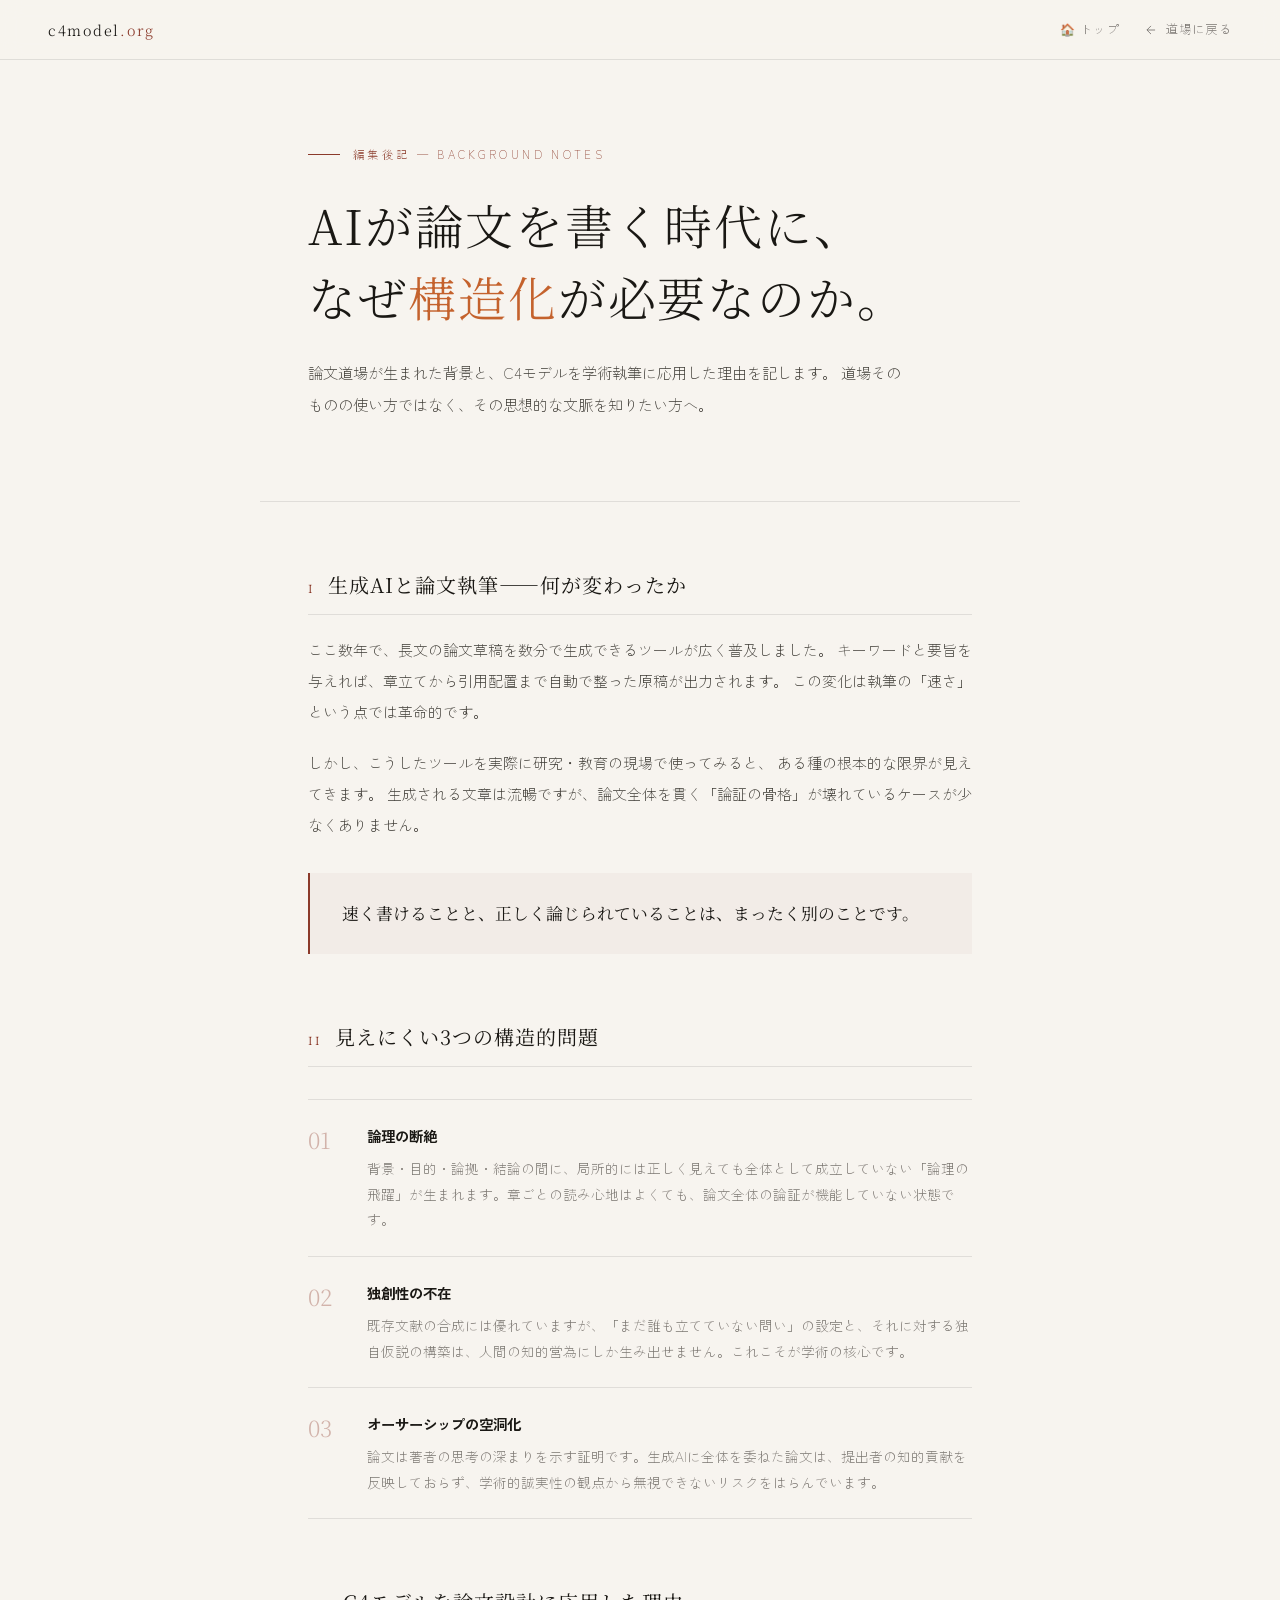
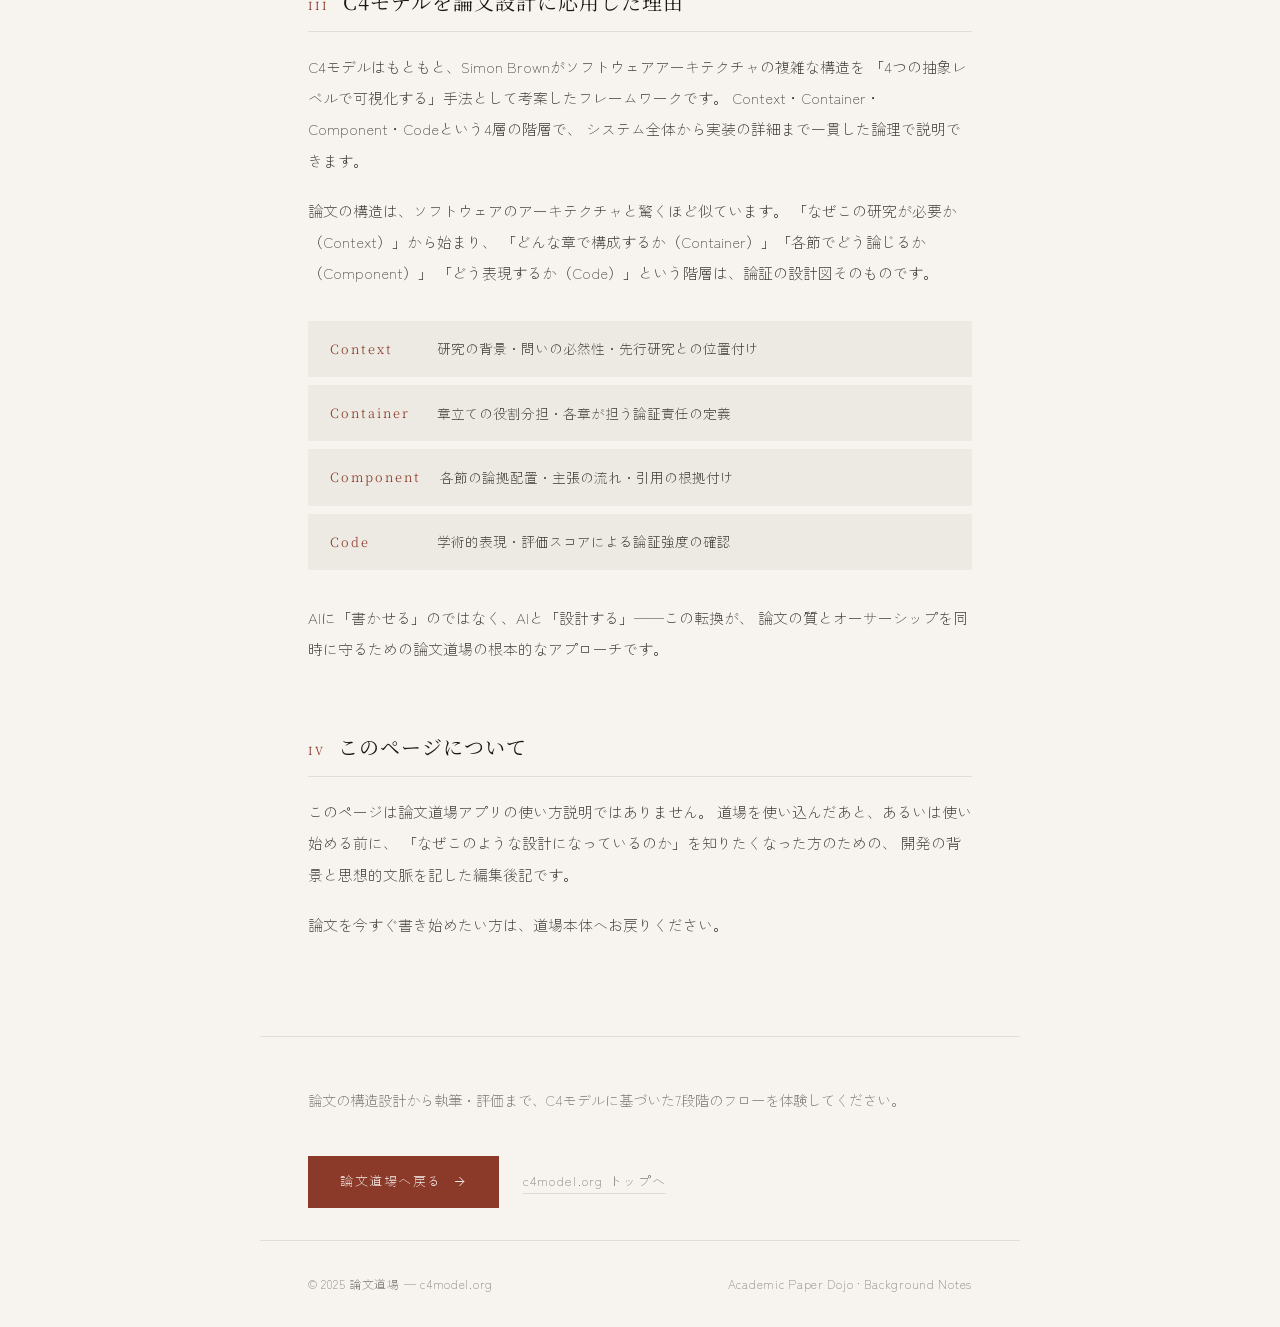
<file: dojo-background.html>
<!DOCTYPE html>
<html lang="ja">
<head>
<meta charset="UTF-8">
<meta name="viewport" content="width=device-width, initial-scale=1.0">
<meta name="description" content="論文道場が生まれた背景——AI生成論文の時代に、なぜ「構造化」が必要なのか。">
<title>論文道場 — 編集後記・背景 | c4model.org</title>
<link rel="preconnect" href="https://fonts.googleapis.com">
<link href="https://fonts.googleapis.com/css2?family=Noto+Serif+JP:wght@300;400;600&family=Zen+Kaku+Gothic+New:wght@300;400;700&display=swap" rel="stylesheet">
<style>
*, *::before, *::after { box-sizing: border-box; margin: 0; padding: 0; }
:root {
  --ink:    #1a1814;
  --ink2:   #3d3a34;
  --ink3:   #7a7570;
  --paper:  #f7f4ef;
  --paper2: #edeae3;
  --accent: #8b3a2a;
  --acc2:   #c4622d;
  --line:   rgba(26,24,20,0.1);
  --serif:  'Noto Serif JP', serif;
  --sans:   'Zen Kaku Gothic New', sans-serif;
}
html { scroll-behavior: smooth; }
body {
  background: var(--paper);
  color: var(--ink);
  font-family: var(--sans);
  font-weight: 300;
  line-height: 1.9;
  overflow-x: hidden;
}

/* ── breadcrumb nav ── */
.topbar {
  position: fixed; top: 0; left: 0; right: 0; z-index: 100;
  display: flex; align-items: center; justify-content: space-between;
  padding: 1rem 3rem;
  background: rgba(247,244,239,0.94);
  backdrop-filter: blur(10px);
  border-bottom: 0.5px solid var(--line);
}
.topbar-logo {
  font-family: var(--serif); font-size: 0.9rem; letter-spacing: 0.12em;
  color: var(--ink); text-decoration: none;
}
.topbar-logo span { color: var(--accent); }
.back-link {
  display: inline-flex; align-items: center; gap: 0.5rem;
  font-size: 0.78rem; letter-spacing: 0.1em; color: var(--ink3);
  text-decoration: none; transition: color 0.2s;
}
.back-link:hover { color: var(--accent); }
.back-link svg { width: 14px; height: 14px; }

/* ── masthead ── */
.masthead {
  padding: 9rem 3rem 5rem;
  max-width: 760px; margin: 0 auto;
  border-bottom: 0.5px solid var(--line);
}
.masthead-tag {
  font-size: 0.7rem; letter-spacing: 0.3em; color: var(--accent);
  text-transform: uppercase; margin-bottom: 1.5rem;
  display: flex; align-items: center; gap: 0.8rem;
}
.masthead-tag::before { content:''; width:2rem; height:1px; background:var(--accent); }
.masthead h1 {
  font-family: var(--serif);
  font-size: clamp(1.8rem, 4vw, 3rem);
  font-weight: 300; line-height: 1.5;
  margin-bottom: 1.5rem; letter-spacing: 0.04em;
}
.masthead h1 em { font-style: normal; color: var(--acc2); }
.masthead .lead {
  font-size: 0.95rem; color: var(--ink2); line-height: 2.1; max-width: 600px;
}

/* ── article body ── */
.article {
  max-width: 760px; margin: 0 auto;
  padding: 4rem 3rem 2rem;
}
.article section { margin-bottom: 4rem; }
.article h2 {
  font-family: var(--serif);
  font-size: 1.25rem; font-weight: 400;
  margin-bottom: 1.2rem;
  padding-bottom: 0.6rem;
  border-bottom: 0.5px solid var(--line);
  letter-spacing: 0.05em;
}
.article h2 .num {
  font-size: 0.7rem; letter-spacing: 0.2em; color: var(--accent);
  margin-right: 0.8rem; text-transform: uppercase;
}
.article p {
  font-size: 0.93rem; color: var(--ink2);
  line-height: 2.1; margin-bottom: 1.2rem;
}
.article p:last-child { margin-bottom: 0; }

/* ── pull quote ── */
.pullquote {
  border-left: 2px solid var(--accent);
  padding: 1.5rem 2rem;
  margin: 2rem 0;
  background: rgba(139,58,42,0.04);
}
.pullquote p {
  font-family: var(--serif); font-size: 1.05rem;
  font-weight: 400; line-height: 2; color: var(--ink);
  margin: 0;
}

/* ── 3 problems ── */
.problems { margin: 2rem 0; }
.problem-item {
  display: grid; grid-template-columns: 2.5rem 1fr;
  gap: 0 1.2rem; align-items: start;
  padding: 1.4rem 0;
  border-bottom: 0.5px solid var(--line);
}
.problem-item:first-child { border-top: 0.5px solid var(--line); }
.problem-num {
  font-family: var(--serif); font-size: 1.4rem;
  color: rgba(139,58,42,0.35); line-height: 1.6;
}
.problem-item h3 {
  font-size: 0.9rem; font-weight: 700;
  margin-bottom: 0.4rem; color: var(--ink);
}
.problem-item p { font-size: 0.85rem; color: var(--ink3); margin: 0; line-height: 1.9; }

/* ── C4 ladder ── */
.c4-ladder { margin: 2rem 0; }
.c4-row {
  display: flex; align-items: center; gap: 1.2rem;
  padding: 1rem 1.2rem;
  margin-bottom: 0.5rem;
  background: var(--paper2);
  border-left: 3px solid transparent;
  transition: border-color 0.2s, background 0.2s;
}
.c4-row:hover { border-color: var(--accent); background: rgba(139,58,42,0.05); }
.c4-label {
  font-family: var(--serif); font-size: 0.8rem;
  letter-spacing: 0.15em; color: var(--accent);
  min-width: 5.5rem;
}
.c4-desc { font-size: 0.85rem; color: var(--ink2); line-height: 1.7; }

/* ── closer + CTA ── */
.closer {
  max-width: 760px; margin: 0 auto;
  padding: 3rem 3rem 2rem;
  border-top: 0.5px solid var(--line);
}
.closer p {
  font-size: 0.9rem; color: var(--ink3); line-height: 2.1;
  margin-bottom: 2.5rem;
}
.cta-row {
  display: flex; align-items: center; gap: 1.5rem;
  flex-wrap: wrap;
}
.cta-primary {
  display: inline-flex; align-items: center; gap: 0.6rem;
  font-family: var(--sans); font-size: 0.82rem; letter-spacing: 0.12em;
  color: var(--paper); background: var(--accent);
  padding: 0.85rem 2rem; text-decoration: none;
  transition: background 0.2s;
}
.cta-primary:hover { background: var(--acc2); }
.cta-primary svg { width:15px; height:15px; }
.cta-secondary {
  font-size: 0.8rem; letter-spacing: 0.1em;
  color: var(--ink3); text-decoration: none;
  border-bottom: 1px solid var(--line);
  transition: color 0.2s, border-color 0.2s;
}
.cta-secondary:hover { color: var(--accent); border-color: var(--accent); }

/* ── footer ── */
footer {
  max-width: 760px; margin: 0 auto;
  padding: 2rem 3rem;
  display: flex; justify-content: space-between; align-items: center;
  border-top: 0.5px solid var(--line);
  font-size: 0.75rem; color: var(--ink3); letter-spacing: 0.06em;
  flex-wrap: wrap; gap: 0.5rem;
}

/* ── reveal ── */
.reveal { opacity:0; transform:translateY(18px); transition: opacity .65s ease, transform .65s ease; }
.reveal.on { opacity:1; transform:none; }

@media(max-width:640px){
  .topbar { padding: 0.9rem 1.2rem; }
  .masthead { padding: 7rem 1.5rem 3rem; }
  .article { padding: 3rem 1.5rem 1rem; }
  .closer { padding: 2rem 1.5rem; }
  footer { padding: 1.5rem; }
  .problem-item { grid-template-columns: 2rem 1fr; }
}
</style>
</head>
<body>

<!-- topbar -->
<div class="topbar">
  <a class="topbar-logo" href="index.html">c4model<span>.org</span></a>
  <div style="display:flex;gap:1.5rem;align-items:center;">
    <a class="back-link" href="index.html" style="font-size:0.75rem;color:var(--ink3);text-decoration:none;">🏠 トップ</a>
    <a class="back-link" href="dojo.html">
      <svg viewBox="0 0 24 24" fill="none" stroke="currentColor" stroke-width="1.5">
        <path d="M19 12H5M12 19l-7-7 7-7"/>
      </svg>
      道場に戻る
    </a>
  </div>
</div>

<!-- masthead -->
<div class="masthead reveal">
  <div class="masthead-tag">編集後記 — Background Notes</div>
  <h1>
    AIが論文を書く時代に、<br>
    なぜ<em>構造化</em>が必要なのか。
  </h1>
  <p class="lead">
    論文道場が生まれた背景と、C4モデルを学術執筆に応用した理由を記します。
    道場そのものの使い方ではなく、その思想的な文脈を知りたい方へ。
  </p>
</div>

<!-- article -->
<article class="article">

  <section class="reveal">
    <h2><span class="num">I</span>生成AIと論文執筆——何が変わったか</h2>
    <p>
      ここ数年で、長文の論文草稿を数分で生成できるツールが広く普及しました。
      キーワードと要旨を与えれば、章立てから引用配置まで自動で整った原稿が出力されます。
      この変化は執筆の「速さ」という点では革命的です。
    </p>
    <p>
      しかし、こうしたツールを実際に研究・教育の現場で使ってみると、
      ある種の根本的な限界が見えてきます。
      生成される文章は流暢ですが、論文全体を貫く「論証の骨格」が壊れているケースが少なくありません。
    </p>
    <div class="pullquote">
      <p>速く書けることと、正しく論じられていることは、まったく別のことです。</p>
    </div>
  </section>

  <section class="reveal">
    <h2><span class="num">II</span>見えにくい3つの構造的問題</h2>
    <div class="problems">
      <div class="problem-item">
        <div class="problem-num">01</div>
        <div>
          <h3>論理の断絶</h3>
          <p>背景・目的・論拠・結論の間に、局所的には正しく見えても全体として成立していない「論理の飛躍」が生まれます。章ごとの読み心地はよくても、論文全体の論証が機能していない状態です。</p>
        </div>
      </div>
      <div class="problem-item">
        <div class="problem-num">02</div>
        <div>
          <h3>独創性の不在</h3>
          <p>既存文献の合成には優れていますが、「まだ誰も立てていない問い」の設定と、それに対する独自仮説の構築は、人間の知的営為にしか生み出せません。これこそが学術の核心です。</p>
        </div>
      </div>
      <div class="problem-item">
        <div class="problem-num">03</div>
        <div>
          <h3>オーサーシップの空洞化</h3>
          <p>論文は著者の思考の深まりを示す証明です。生成AIに全体を委ねた論文は、提出者の知的貢献を反映しておらず、学術的誠実性の観点から無視できないリスクをはらんでいます。</p>
        </div>
      </div>
    </div>
  </section>

  <section class="reveal">
    <h2><span class="num">III</span>C4モデルを論文設計に応用した理由</h2>
    <p>
      C4モデルはもともと、Simon Brownがソフトウェアアーキテクチャの複雑な構造を
      「4つの抽象レベルで可視化する」手法として考案したフレームワークです。
      Context・Container・Component・Codeという4層の階層で、
      システム全体から実装の詳細まで一貫した論理で説明できます。
    </p>
    <p>
      論文の構造は、ソフトウェアのアーキテクチャと驚くほど似ています。
      「なぜこの研究が必要か（Context）」から始まり、
      「どんな章で構成するか（Container）」「各節でどう論じるか（Component）」
      「どう表現するか（Code）」という階層は、論証の設計図そのものです。
    </p>
    <div class="c4-ladder">
      <div class="c4-row">
        <span class="c4-label">Context</span>
        <span class="c4-desc">研究の背景・問いの必然性・先行研究との位置付け</span>
      </div>
      <div class="c4-row">
        <span class="c4-label">Container</span>
        <span class="c4-desc">章立ての役割分担・各章が担う論証責任の定義</span>
      </div>
      <div class="c4-row">
        <span class="c4-label">Component</span>
        <span class="c4-desc">各節の論拠配置・主張の流れ・引用の根拠付け</span>
      </div>
      <div class="c4-row">
        <span class="c4-label">Code</span>
        <span class="c4-desc">学術的表現・評価スコアによる論証強度の確認</span>
      </div>
    </div>
    <p>
      AIに「書かせる」のではなく、AIと「設計する」——この転換が、
      論文の質とオーサーシップを同時に守るための論文道場の根本的なアプローチです。
    </p>
  </section>

  <section class="reveal">
    <h2><span class="num">IV</span>このページについて</h2>
    <p>
      このページは論文道場アプリの使い方説明ではありません。
      道場を使い込んだあと、あるいは使い始める前に、
      「なぜこのような設計になっているのか」を知りたくなった方のための、
      開発の背景と思想的文脈を記した編集後記です。
    </p>
    <p>
      論文を今すぐ書き始めたい方は、道場本体へお戻りください。
    </p>
  </section>

</article>

<!-- closer / CTA -->
<div class="closer reveal">
  <p>
    論文の構造設計から執筆・評価まで、C4モデルに基づいた7段階のフローを体験してください。
  </p>
  <div class="cta-row">
    <a class="cta-primary" href="dojo.html">
      論文道場へ戻る
      <svg viewBox="0 0 24 24" fill="none" stroke="currentColor" stroke-width="1.5">
        <path d="M5 12h14M12 5l7 7-7 7"/>
      </svg>
    </a>
    <a class="cta-secondary" href="index.html">c4model.org トップへ</a>
  </div>
</div>

<footer>
  <span>© 2025 論文道場 — c4model.org</span>
  <span>Academic Paper Dojo · Background Notes</span>
</footer>

<script>
const io = new IntersectionObserver(entries => {
  entries.forEach((e,i) => {
    if(e.isIntersecting) setTimeout(()=>e.target.classList.add('on'), i*60);
  });
}, { threshold: 0.1 });
document.querySelectorAll('.reveal').forEach(el => io.observe(el));
</script>
</body>
</html>
</file>
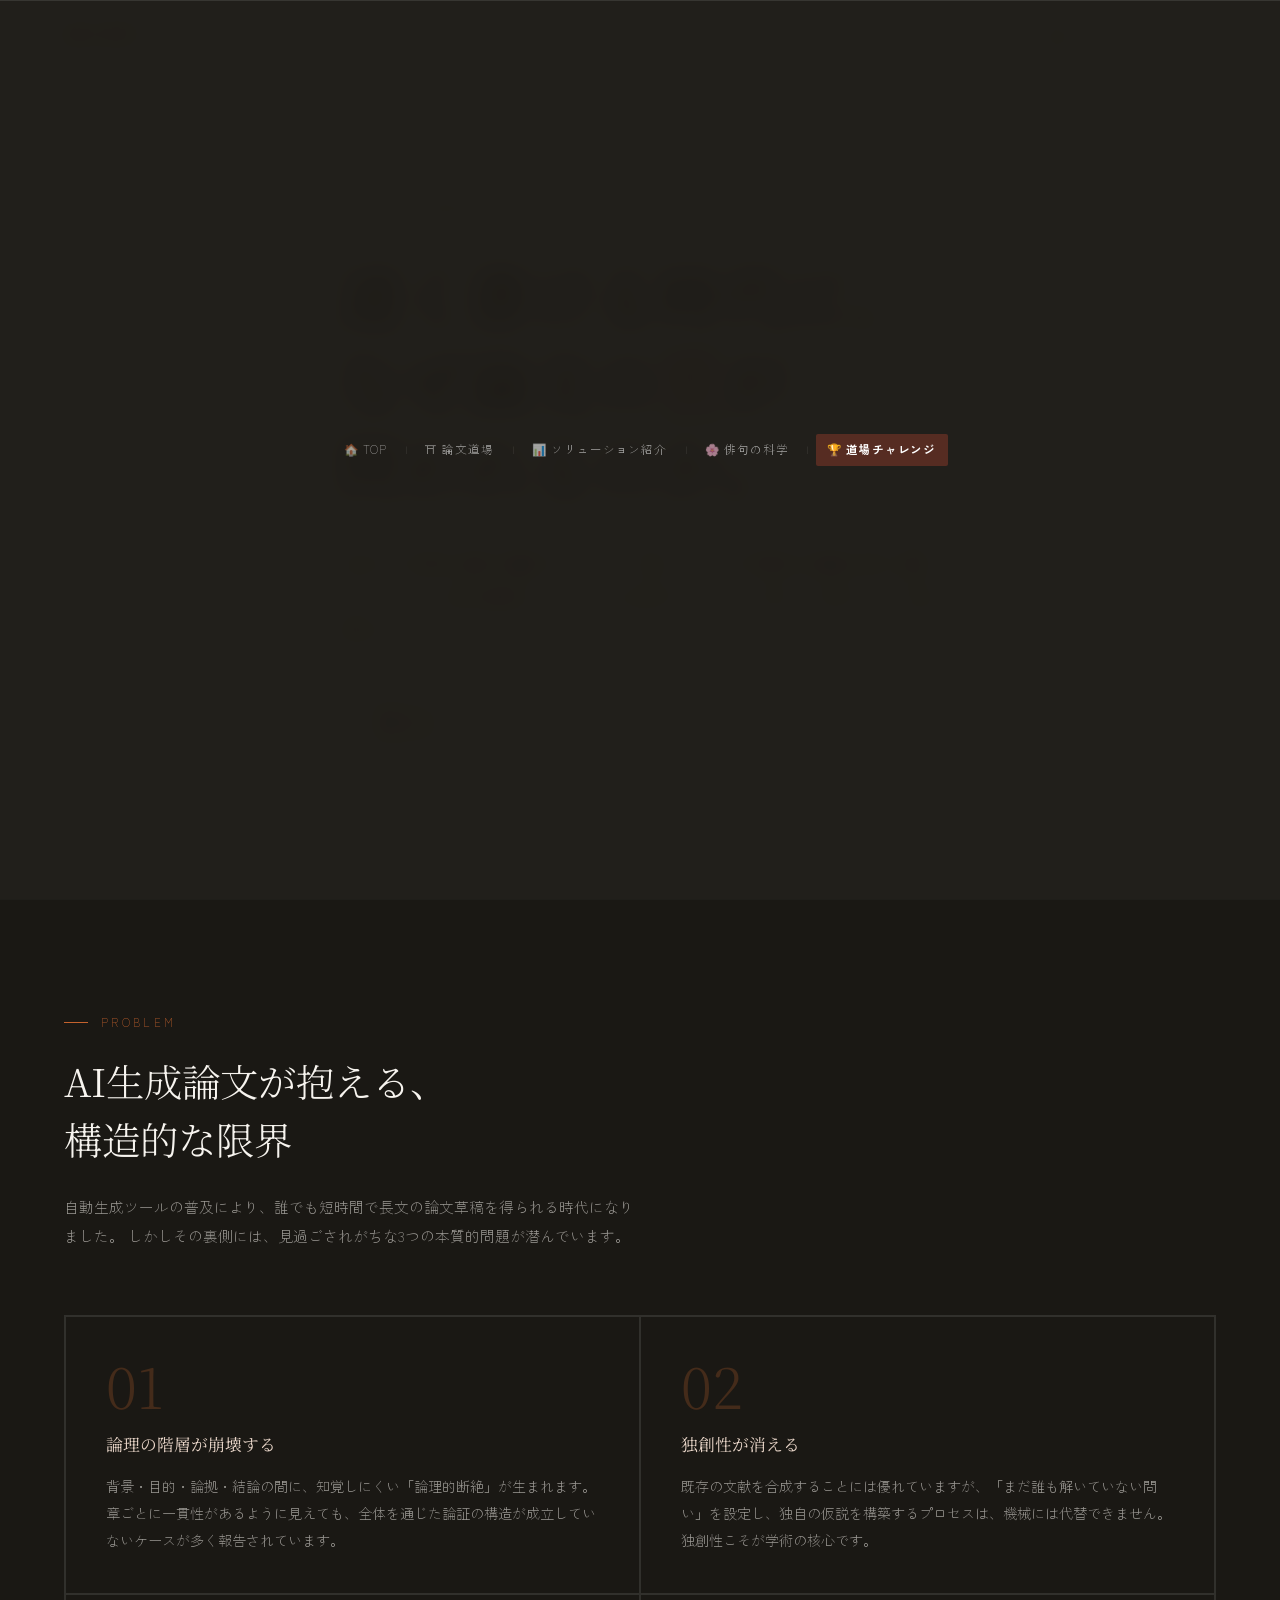
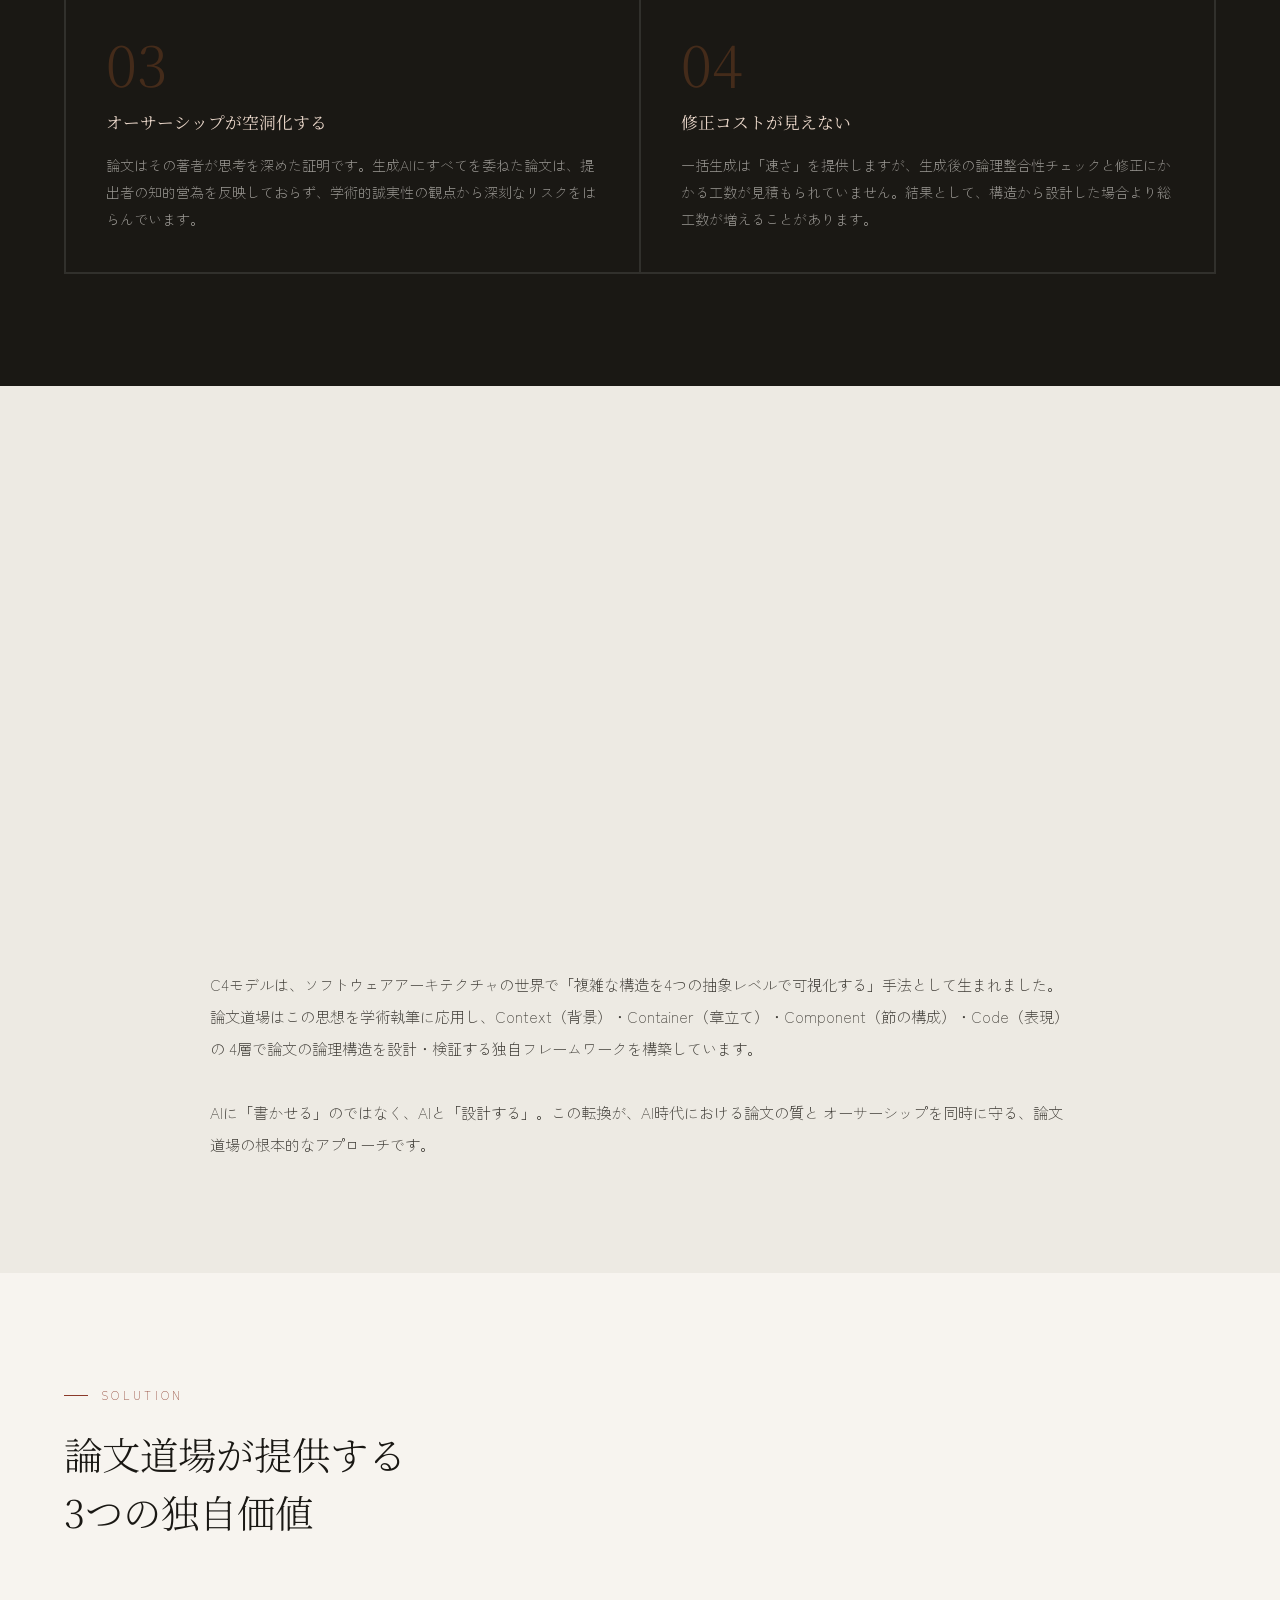
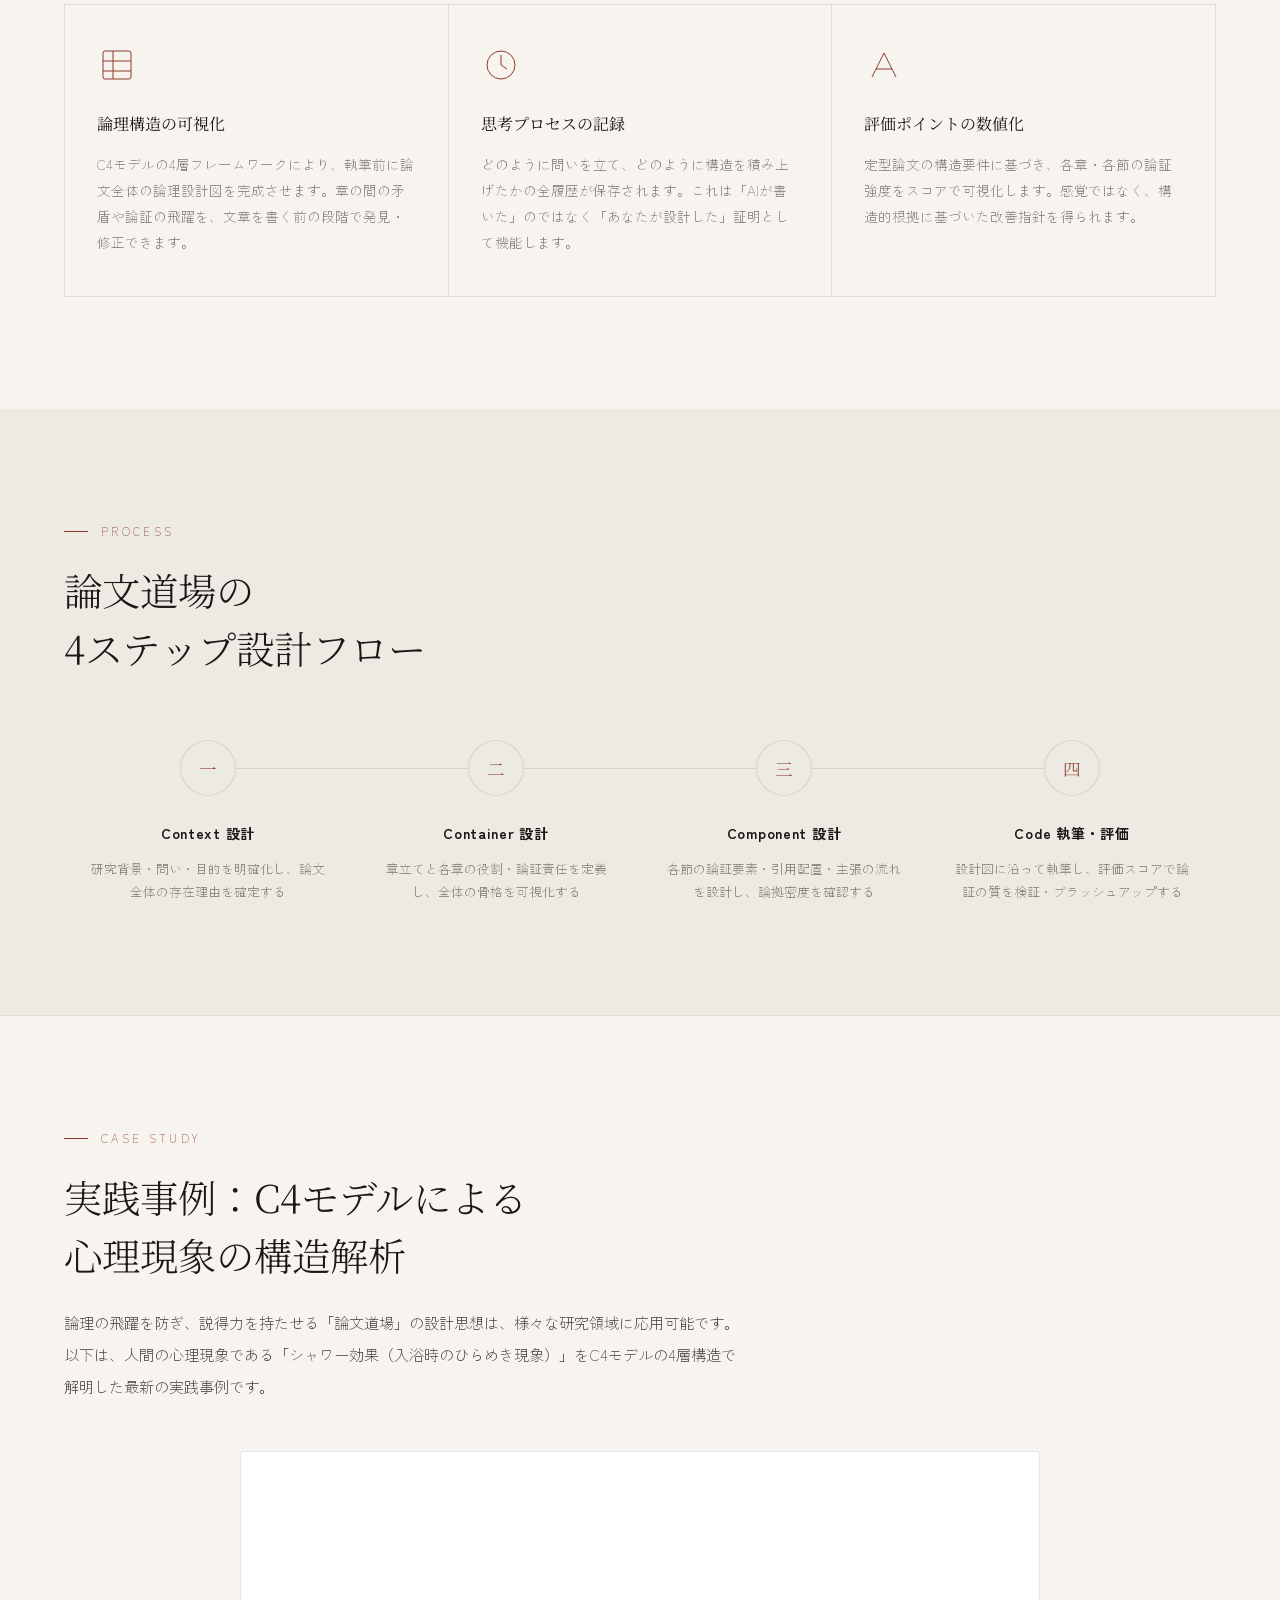
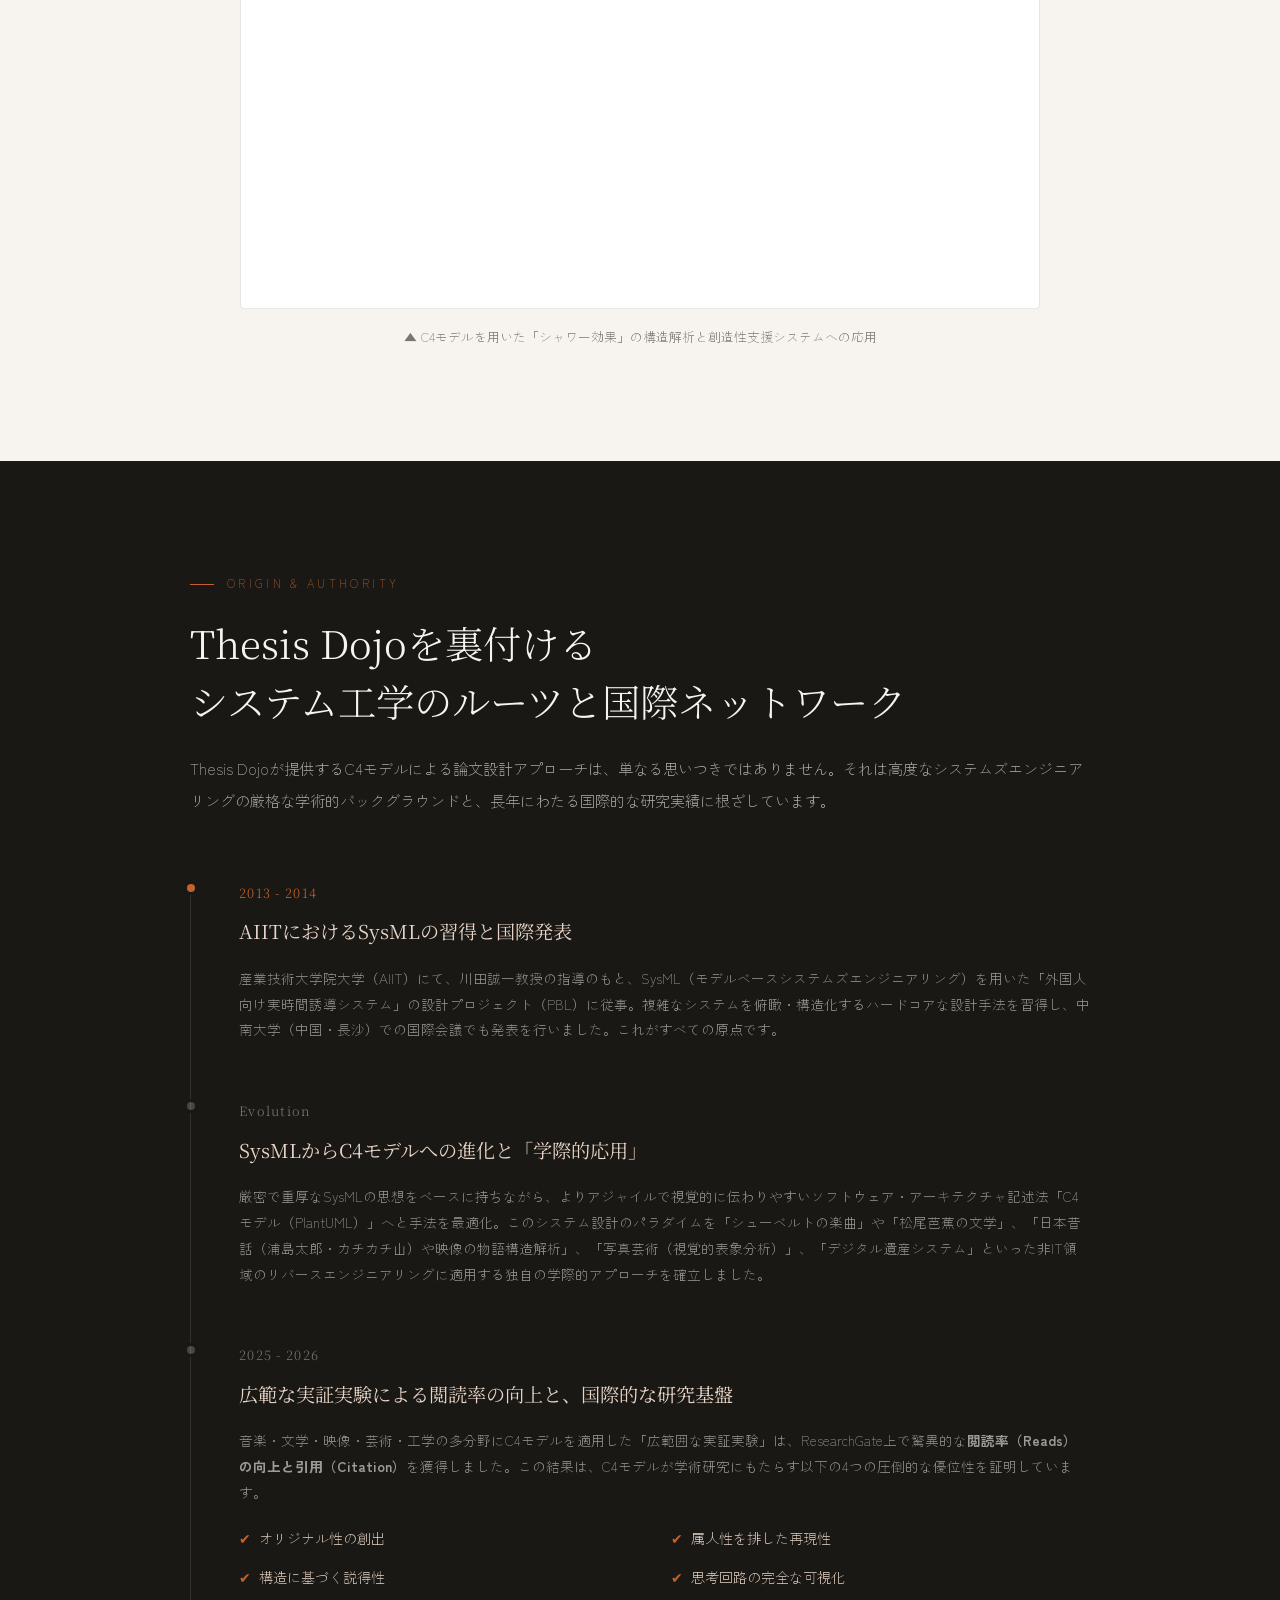
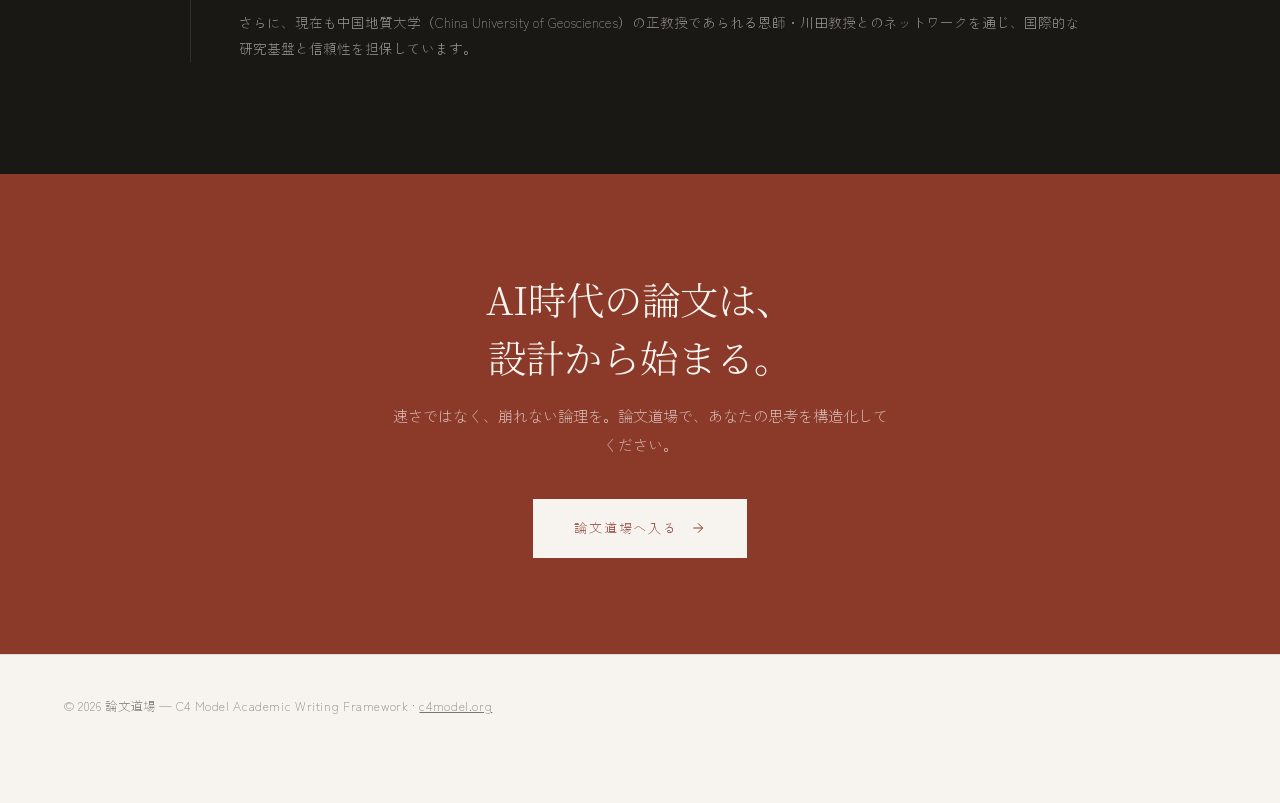
<file: dojo-challenge.html>
<!DOCTYPE html>
<html lang="ja">
<head>
<meta charset="UTF-8">
<meta name="viewport" content="width=device-width, initial-scale=1.0">
<title>AI論文時代の新しい問い — 論文道場</title>
<link rel="preconnect" href="https://fonts.googleapis.com">
<link href="https://fonts.googleapis.com/css2?family=Noto+Serif+JP:wght@300;400;600&family=Zen+Kaku+Gothic+New:wght@300;400;700&display=swap" rel="stylesheet">
<style>
*, *::before, *::after { box-sizing: border-box; margin: 0; padding: 0; }

:root {
  --ink:     #1a1814;
  --ink2:    #3d3a34;
  --ink3:    #7a7570;
  --paper:   #f7f4ef;
  --paper2:  #edeae3;
  --accent:  #8b3a2a;
  --accent2: #c4622d;
  --line:    rgba(26,24,20,0.1);
  --serif:   'Noto Serif JP', serif;
  --sans:    'Zen Kaku Gothic New', sans-serif;
}

html { scroll-behavior: smooth; }

body {
  background: var(--paper);
  color: var(--ink);
  font-family: var(--sans);
  font-weight: 300;
  line-height: 1.9;
  overflow-x: hidden;
}

/* ── NAV ── */
nav {
  position: fixed; top: 0; left: 0; right: 0; z-index: 100;
  display: flex; align-items: center; justify-content: space-between;
  padding: 1.2rem 4rem;
  background: rgba(247,244,239,0.92);
  backdrop-filter: blur(12px);
  border-bottom: 0.5px solid var(--line);
}
.nav-logo {
  font-family: var(--serif); font-size: 1rem; letter-spacing: 0.15em;
  color: var(--ink); text-decoration: none;
}
.nav-logo span { color: var(--accent); }
.nav-links { display: flex; gap: 2.5rem; list-style: none; }
.nav-links a {
  font-size: 0.78rem; letter-spacing: 0.1em; color: var(--ink3);
  text-decoration: none; transition: color 0.2s;
}
.nav-links a:hover { color: var(--accent); }

/* ── HERO ── */
.hero {
  min-height: 100vh;
  display: grid; place-items: center;
  padding: 8rem 4rem 5rem;
  position: relative;
  overflow: hidden;
}
.hero::before {
  content: '問';
  position: absolute; right: -2rem; top: 50%; transform: translateY(-55%);
  font-family: var(--serif); font-size: clamp(20rem, 35vw, 42rem);
  color: rgba(26,24,20,0.035); line-height: 1;
  pointer-events: none; user-select: none;
}
.hero-inner { max-width: 820px; }
.hero-eyebrow {
  font-size: 0.72rem; letter-spacing: 0.25em; color: var(--accent);
  text-transform: uppercase; margin-bottom: 2rem;
  display: flex; align-items: center; gap: 1rem;
}
.hero-eyebrow::before {
  content: ''; display: block; width: 2.5rem; height: 1px; background: var(--accent);
}
.hero h1 {
  font-family: var(--serif); font-size: clamp(2.2rem, 5vw, 3.8rem);
  font-weight: 300; line-height: 1.4; letter-spacing: 0.05em;
  margin-bottom: 2.5rem;
}
.hero h1 em {
  font-style: normal; color: var(--accent2);
  border-bottom: 1.5px solid var(--accent2);
}
.hero-lead {
  font-size: 1.05rem; color: var(--ink2); max-width: 600px;
  line-height: 2; margin-bottom: 3rem;
}
.hero-cta {
  display: inline-flex; align-items: center; gap: 0.75rem;
  font-size: 0.82rem; letter-spacing: 0.15em;
  color: var(--ink); border: 1px solid var(--ink);
  padding: 0.85rem 2rem; text-decoration: none;
  transition: all 0.25s;
}
.hero-cta:hover {
  background: var(--ink); color: var(--paper);
}
.hero-cta svg { width: 16px; height: 16px; transition: transform 0.25s; }
.hero-cta:hover svg { transform: translateX(4px); }

/* ── SECTION COMMON ── */
section { padding: 7rem 4rem; }
.section-label {
  font-size: 0.7rem; letter-spacing: 0.3em; color: var(--accent);
  text-transform: uppercase; margin-bottom: 1.2rem;
  display: flex; align-items: center; gap: 0.8rem;
}
.section-label::before {
  content: ''; width: 1.5rem; height: 1px; background: var(--accent);
}
.section-title {
  font-family: var(--serif); font-size: clamp(1.6rem, 3vw, 2.4rem);
  font-weight: 300; line-height: 1.5; margin-bottom: 1.5rem;
}

/* ── PROBLEM SECTION ── */
.problem { background: var(--ink); color: var(--paper); }
.problem .section-label { color: #c4622d; }
.problem .section-label::before { background: #c4622d; }
.problem .section-title { color: var(--paper); }
.problem-grid {
  display: grid; grid-template-columns: 1fr 1fr; gap: 0;
  margin-top: 4rem; border: 0.5px solid rgba(255,255,255,0.1);
}
.problem-item {
  padding: 2.5rem; border: 0.5px solid rgba(255,255,255,0.1);
  position: relative; overflow: hidden;
  transition: background 0.3s;
}
.problem-item:hover { background: rgba(255,255,255,0.04); }
.problem-num {
  font-family: var(--serif); font-size: 3.5rem; font-weight: 300;
  color: rgba(196,98,45,0.25); line-height: 1;
  margin-bottom: 1rem;
}
.problem-item h3 {
  font-family: var(--serif); font-size: 1.05rem; font-weight: 400;
  margin-bottom: 0.8rem; color: #e8d5c8;
}
.problem-item p { font-size: 0.88rem; color: rgba(247,244,239,0.6); line-height: 1.9; }

/* ── INSIGHT ── */
.insight { background: var(--paper2); }
.insight-inner { max-width: 860px; margin: 0 auto; }
.insight-quote {
  border-left: 2px solid var(--accent);
  padding: 2rem 3rem;
  margin: 3rem 0;
  background: rgba(139,58,42,0.04);
}
.insight-quote p {
  font-family: var(--serif); font-size: 1.2rem; line-height: 2;
  color: var(--ink); font-weight: 400;
}
.insight-quote cite {
  display: block; margin-top: 1rem;
  font-size: 0.78rem; letter-spacing: 0.1em;
  color: var(--ink3); font-style: normal;
}
.insight-body { font-size: 0.95rem; color: var(--ink2); line-height: 2.1; }

/* ── SOLUTION ── */
.solution {}
.solution-grid {
  display: grid; grid-template-columns: repeat(3, 1fr);
  gap: 0; margin-top: 4rem;
  border-top: 1px solid var(--line);
  border-left: 1px solid var(--line);
}
.solution-card {
  padding: 2.5rem 2rem;
  border-right: 1px solid var(--line);
  border-bottom: 1px solid var(--line);
  position: relative;
}
.solution-card::after {
  content: ''; position: absolute; bottom: 0; left: 0;
  width: 0; height: 2px; background: var(--accent);
  transition: width 0.4s ease;
}
.solution-card:hover::after { width: 100%; }
.solution-icon {
  width: 40px; height: 40px; margin-bottom: 1.5rem;
  display: flex; align-items: center; justify-content: center;
}
.solution-icon svg { width: 100%; height: 100%; }
.solution-card h3 {
  font-family: var(--serif); font-size: 1rem; font-weight: 400;
  margin-bottom: 0.8rem; color: var(--ink);
}
.solution-card p { font-size: 0.85rem; color: var(--ink3); line-height: 1.9; }

/* ── PROCESS ── */
.process { background: var(--paper2); }
.process-steps {
  display: grid; grid-template-columns: repeat(4, 1fr);
  gap: 0; margin-top: 4rem; position: relative;
}
.process-steps::before {
  content: ''; position: absolute;
  top: 28px; left: calc(12.5% + 20px); right: calc(12.5% + 20px);
  height: 1px; background: var(--line);
}
.process-step { padding: 0 1.5rem; text-align: center; }
.step-dot {
  width: 56px; height: 56px; border-radius: 50%;
  border: 1px solid var(--line);
  background: var(--paper2);
  display: flex; align-items: center; justify-content: center;
  margin: 0 auto 1.5rem;
  font-family: var(--serif); font-size: 1.1rem; color: var(--accent);
  position: relative; z-index: 1;
  transition: all 0.3s;
}
.process-step:hover .step-dot {
  background: var(--accent); color: var(--paper); border-color: var(--accent);
}
.process-step h4 {
  font-size: 0.88rem; font-weight: 700; margin-bottom: 0.6rem;
  letter-spacing: 0.05em;
}
.process-step p { font-size: 0.8rem; color: var(--ink3); line-height: 1.8; }

/* ── CTA SECTION ── */
.cta-section {
  background: var(--accent); color: var(--paper);
  text-align: center; padding: 6rem 4rem;
}
.cta-section .section-title {
  color: var(--paper); margin-bottom: 1rem;
}
.cta-section p {
  font-size: 0.95rem; color: rgba(247,244,239,0.75);
  margin-bottom: 2.5rem; max-width: 500px; margin-inline: auto;
}
.cta-btn {
  display: inline-flex; align-items: center; gap: 0.75rem;
  font-size: 0.82rem; letter-spacing: 0.15em;
  color: var(--accent); background: var(--paper);
  padding: 1rem 2.5rem; text-decoration: none;
  transition: all 0.25s; font-family: var(--sans);
  border: 1px solid transparent;
}
.cta-btn:hover {
  background: transparent; color: var(--paper);
  border-color: rgba(247,244,239,0.5);
}

/* ── FOOTER ── */
footer {
  padding: 2.5rem 4rem;
  border-top: 0.5px solid var(--line);
  display: flex; justify-content: space-between; align-items: center;
}
footer p { font-size: 0.78rem; color: var(--ink3); letter-spacing: 0.05em; }
/* ── 共通フッターナビ ── */
.site-footer-nav {
  background: rgba(26,24,20,0.97);
  padding: 0.6rem 2rem;
  display: flex; align-items: center; justify-content: center;
  flex-wrap: wrap; gap: 0.4rem;
  position: fixed; bottom: 0; left: 0; right: 0; z-index: 100;
  border-top: 0.5px solid rgba(255,255,255,0.1);
}
.site-footer-nav a {
  font-family: var(--sans); font-size: 0.72rem;
  letter-spacing: 0.08em; color: rgba(255,255,255,0.6);
  text-decoration: none; padding: 0.3rem 0.7rem;
  transition: background 0.15s, color 0.15s; white-space: nowrap;
}
.site-footer-nav a:hover { background: rgba(255,255,255,0.1); color: #fff; }
.site-footer-nav a.current {
  background: rgba(139,58,42,0.5); color: #fff; font-weight: 700;
  border-radius: 2px;
}
.site-footer-nav .nav-sep { color: rgba(255,255,255,0.2); font-size: 0.65rem; }
body { padding-bottom: 2.8rem; }

/* ── ANIMATIONS ── */
.reveal {
  opacity: 0; transform: translateY(24px);
  transition: opacity 0.7s ease, transform 0.7s ease;
}
.reveal.visible { opacity: 1; transform: none; }

@media (max-width: 768px) {
  nav { padding: 1rem 1.5rem; }
  .nav-links { display: none; }
  section { padding: 5rem 1.5rem; }
  .hero { padding: 7rem 1.5rem 4rem; }
  .hero::before { font-size: 14rem; right: -1rem; }
  .problem-grid { grid-template-columns: 1fr; }
  .solution-grid { grid-template-columns: 1fr; }
  .process-steps { grid-template-columns: 1fr 1fr; gap: 2rem; }
  .process-steps::before { display: none; }
  footer { flex-direction: column; gap: 0.5rem; text-align: center; }
}
</style>
</head>
<body>

<nav>
  <a class="nav-logo" href="dojo.html">論文<span>道場</span> <span style="font-family:var(--sans);font-size:0.7rem;color:var(--ink3);letter-spacing:0.1em;">× C4 MODEL</span></a>
  <ul class="nav-links">
    <li><a href="#problem">課題</a></li>
    <li><a href="#insight">洞察</a></li>
    <li><a href="#solution">解決策</a></li>
    <li><a href="#process">プロセス</a></li>
    <li><a href="#academic-foundation">信頼の根拠</a></li>
    <li><a href="index.html">🏠 トップ</a></li>
    <li><a href="dojo.html">道場へ入る</a></li>
  </ul>
</nav>

<!-- HERO -->
<section class="hero">
  <div class="hero-inner reveal">
    <div class="hero-eyebrow">AI論文時代の新しい問い</div>
    <h1>
      速く書ける時代に、<br>
      なぜ論文の<em>質</em>が<br>
      問われるのか。
    </h1>
    <p class="hero-lead">
      生成AIが文章を自動で量産できる今、「書く」ことの本質的な価値が問い直されています。
      論文道場は、AIと「共に設計する」という新しい知的プロセスを提供します。
    </p>
    <a href="#problem" class="hero-cta">
      課題を読む
      <svg viewBox="0 0 24 24" fill="none" stroke="currentColor" stroke-width="1.5">
        <path d="M5 12h14M12 5l7 7-7 7"/>
      </svg>
    </a>
  </div>
</section>

<!-- PROBLEM -->
<section class="problem" id="problem">
  <div class="reveal">
    <div class="section-label">Problem</div>
    <h2 class="section-title">AI生成論文が抱える、<br>構造的な限界</h2>
    <p style="color:rgba(247,244,239,0.6); font-size:0.92rem; max-width:580px; line-height:2;">
      自動生成ツールの普及により、誰でも短時間で長文の論文草稿を得られる時代になりました。
      しかしその裏側には、見過ごされがちな3つの本質的問題が潜んでいます。
    </p>
  </div>
  <div class="problem-grid reveal">
    <div class="problem-item">
      <div class="problem-num">01</div>
      <h3>論理の階層が崩壊する</h3>
      <p>背景・目的・論拠・結論の間に、知覚しにくい「論理的断絶」が生まれます。章ごとに一貫性があるように見えても、全体を通じた論証の構造が成立していないケースが多く報告されています。</p>
    </div>
    <div class="problem-item">
      <div class="problem-num">02</div>
      <h3>独創性が消える</h3>
      <p>既存の文献を合成することには優れていますが、「まだ誰も解いていない問い」を設定し、独自の仮説を構築するプロセスは、機械には代替できません。独創性こそが学術の核心です。</p>
    </div>
    <div class="problem-item">
      <div class="problem-num">03</div>
      <h3>オーサーシップが空洞化する</h3>
      <p>論文はその著者が思考を深めた証明です。生成AIにすべてを委ねた論文は、提出者の知的営為を反映しておらず、学術的誠実性の観点から深刻なリスクをはらんでいます。</p>
    </div>
    <div class="problem-item">
      <div class="problem-num">04</div>
      <h3>修正コストが見えない</h3>
      <p>一括生成は「速さ」を提供しますが、生成後の論理整合性チェックと修正にかかる工数が見積もられていません。結果として、構造から設計した場合より総工数が増えることがあります。</p>
    </div>
  </div>
</section>

<!-- INSIGHT -->
<section class="insight" id="insight">
  <div class="insight-inner">
    <div class="reveal">
      <div class="section-label">Insight</div>
      <h2 class="section-title">「書く」ことは、<br>思考する手段である</h2>
    </div>
    <div class="insight-quote reveal">
      <p>
        論文を書くとは、答えを「出力」することではなく、問いを「構造化」することです。
        背景から始まり、仮説を立て、論拠を積み上げ、結論へ至る——この過程そのものが、
        研究者の知的貢献の本体です。
      </p>
      <cite>— 論文道場 設計思想より</cite>
    </div>
    <div class="insight-body reveal">
      <p>
        C4モデルは、ソフトウェアアーキテクチャの世界で「複雑な構造を4つの抽象レベルで可視化する」手法として生まれました。
        論文道場はこの思想を学術執筆に応用し、Context（背景）・Container（章立て）・Component（節の構成）・Code（表現）の
        4層で論文の論理構造を設計・検証する独自フレームワークを構築しています。
      </p>
      <br>
      <p>
        AIに「書かせる」のではなく、AIと「設計する」。この転換が、AI時代における論文の質と
        オーサーシップを同時に守る、論文道場の根本的なアプローチです。
      </p>
    </div>
  </div>
</section>

<!-- SOLUTION -->
<section class="solution" id="solution">
  <div class="reveal">
    <div class="section-label">Solution</div>
    <h2 class="section-title">論文道場が提供する<br>3つの独自価値</h2>
  </div>
  <div class="solution-grid reveal">
    <div class="solution-card">
      <div class="solution-icon">
        <svg viewBox="0 0 40 40" fill="none" stroke="var(--accent)" stroke-width="1">
          <rect x="6" y="6" width="28" height="28" rx="2"/>
          <line x1="6" y1="16" x2="34" y2="16"/>
          <line x1="6" y1="26" x2="34" y2="26"/>
          <line x1="16" y1="6" x2="16" y2="34"/>
        </svg>
      </div>
      <h3>論理構造の可視化</h3>
      <p>C4モデルの4層フレームワークにより、執筆前に論文全体の論理設計図を完成させます。章の間の矛盾や論証の飛躍を、文章を書く前の段階で発見・修正できます。</p>
    </div>
    <div class="solution-card">
      <div class="solution-icon">
        <svg viewBox="0 0 40 40" fill="none" stroke="var(--accent)" stroke-width="1">
          <circle cx="20" cy="20" r="14"/>
          <path d="M20 10v10l6 4"/>
        </svg>
      </div>
      <h3>思考プロセスの記録</h3>
      <p>どのように問いを立て、どのように構造を積み上げたかの全履歴が保存されます。これは「AIが書いた」のではなく「あなたが設計した」証明として機能します。</p>
    </div>
    <div class="solution-card">
      <div class="solution-icon">
        <svg viewBox="0 0 40 40" fill="none" stroke="var(--accent)" stroke-width="1">
          <path d="M8 32L20 8l12 24"/>
          <path d="M12 24h16"/>
        </svg>
      </div>
      <h3>評価ポイントの数値化</h3>
      <p>定型論文の構造要件に基づき、各章・各節の論証強度をスコアで可視化します。感覚ではなく、構造的根拠に基づいた改善指針を得られます。</p>
    </div>
  </div>
</section>

<!-- PROCESS -->
<section class="process" id="process">
  <div class="reveal">
    <div class="section-label">Process</div>
    <h2 class="section-title">論文道場の<br>4ステップ設計フロー</h2>
  </div>
  <div class="process-steps reveal">
    <div class="process-step">
      <div class="step-dot">一</div>
      <h4>Context 設計</h4>
      <p>研究背景・問い・目的を明確化し、論文全体の存在理由を確定する</p>
    </div>
    <div class="process-step">
      <div class="step-dot">二</div>
      <h4>Container 設計</h4>
      <p>章立てと各章の役割・論証責任を定義し、全体の骨格を可視化する</p>
    </div>
    <div class="process-step">
      <div class="step-dot">三</div>
      <h4>Component 設計</h4>
      <p>各節の論証要素・引用配置・主張の流れを設計し、論拠密度を確認する</p>
    </div>
    <div class="process-step">
      <div class="step-dot">四</div>
      <h4>Code 執筆・評価</h4>
      <p>設計図に沿って執筆し、評価スコアで論証の質を検証・ブラッシュアップする</p>
    </div>
  </div>
</section>

<!-- CASE STUDY -->
<section class="case-study" id="case-study" style="background:var(--paper); border-top:1px solid var(--line);">
  <div class="reveal">
    <div class="section-label">Case Study</div>
    <h2 class="section-title">実践事例：C4モデルによる<br>心理現象の構造解析</h2>
    <p style="font-size:0.95rem; color:var(--ink2); line-height:2.1; margin-bottom:3rem; max-width:680px;">
      論理の飛躍を防ぎ、説得力を持たせる「論文道場」の設計思想は、様々な研究領域に応用可能です。以下は、人間の心理現象である「シャワー効果（入浴時のひらめき現象）」をC4モデルの4層構造で解明した最新の実践事例です。
    </p>
    <div style="max-width:800px; margin:0 auto; border:1px solid var(--line); padding:0.5rem; background:#fff; border-radius:4px;">
      <div style="position:relative; width:100%; padding-bottom:56.25%; height:0; overflow:hidden;">
        <iframe style="position:absolute; top:0; left:0; width:100%; height:100%; border:0;" src="https://www.youtube.com/embed/VOXEpMWjLHw" title="YouTube video player" frameborder="0" allow="accelerometer; autoplay; clipboard-write; encrypted-media; gyroscope; picture-in-picture; web-share" allowfullscreen></iframe>
      </div>
    </div>
    <p style="text-align:center; font-size:0.8rem; color:var(--ink3); margin-top:1rem;">▲ C4モデルを用いた「シャワー効果」の構造解析と創造性支援システムへの応用</p>
  </div>
</section>

<!-- ACADEMIC FOUNDATION -->
<style>
  .academic-foundation { background: var(--ink); color: var(--paper); }
  .academic-foundation .section-label { color: var(--accent2); }
  .academic-foundation .section-label::before { background: var(--accent2); }
  .academic-timeline {
    display: grid; grid-template-columns: 1fr; gap: 3.5rem;
    border-left: 1px solid rgba(255,255,255,0.1);
    padding-left: 3rem; position: relative; margin-top: 4rem;
  }
  .timeline-item { position: relative; }
  .timeline-dot {
    position: absolute; left: -3.45rem; top: 0;
    width: 14px; height: 14px; border-radius: 50%;
    background: rgba(255,255,255,0.2); border: 3px solid var(--ink);
  }
  .timeline-item.active .timeline-dot { background: var(--accent2); }
  .timeline-date {
    font-family: var(--serif); font-size: 0.8rem;
    color: rgba(255,255,255,0.4); letter-spacing: 0.1em; margin-bottom: 0.5rem;
  }
  .timeline-item.active .timeline-date { color: var(--accent2); }
  .timeline-item h3 {
    font-family: var(--serif); font-size: 1.2rem; font-weight: 400;
    margin-bottom: 1rem; color: #e8d5c8;
  }
  .timeline-item p {
    font-size: 0.85rem; color: rgba(247,244,239,0.6); line-height: 1.9;
  }
  @media (max-width: 768px) {
    .academic-timeline { padding-left: 2rem; }
    .timeline-dot { left: -2.45rem; }
  }
</style>
<section class="academic-foundation" id="academic-foundation">
  <div class="reveal" style="max-width:900px; margin:0 auto;">
    <div class="section-label">Origin & Authority</div>
    <h2 class="section-title" style="color:var(--paper);">Thesis Dojoを裏付ける<br>システム工学のルーツと国際ネットワーク</h2>
    <p style="font-size:0.95rem; color:rgba(247,244,239,0.7); line-height:2.1;">
      Thesis Dojoが提供するC4モデルによる論文設計アプローチは、単なる思いつきではありません。それは高度なシステムズエンジニアリングの厳格な学術的バックグラウンドと、長年にわたる国際的な研究実績に根ざしています。
    </p>

    <div class="academic-timeline">
      <!-- STEP 1: AIIT & SysML -->
      <div class="timeline-item active reveal">
        <div class="timeline-dot"></div>
        <div class="timeline-date">2013 - 2014</div>
        <h3>AIITにおけるSysMLの習得と国際発表</h3>
        <p>
          産業技術大学院大学（AIIT）にて、川田誠一教授の指導のもと、SysML（モデルベースシステムズエンジニアリング）を用いた「外国人向け実時間誘導システム」の設計プロジェクト（PBL）に従事。複雑なシステムを俯瞰・構造化するハードコアな設計手法を習得し、中南大学（中国・長沙）での国際会議でも発表を行いました。これがすべての原点です。
        </p>
      </div>

      <!-- STEP 2: Evolution to C4 -->
      <div class="timeline-item reveal">
        <div class="timeline-dot"></div>
        <div class="timeline-date">Evolution</div>
        <h3>SysMLからC4モデルへの進化と「学際的応用」</h3>
        <p>
          厳密で重厚なSysMLの思想をベースに持ちながら、よりアジャイルで視覚的に伝わりやすいソフトウェア・アーキテクチャ記述法「C4モデル（PlantUML）」へと手法を最適化。このシステム設計のパラダイムを「シューベルトの楽曲」や「松尾芭蕉の文学」、「日本昔話（浦島太郎・カチカチ山）や映像の物語構造解析」、「写真芸術（視覚的表象分析）」、「デジタル遺産システム」といった非IT領域のリバースエンジニアリングに適用する独自の学際的アプローチを確立しました。
        </p>
      </div>

      <!-- STEP 3: Validation & Network -->
      <div class="timeline-item reveal">
        <div class="timeline-dot"></div>
        <div class="timeline-date">2025 - 2026</div>
        <h3>広範な実証実験による閲読率の向上と、国際的な研究基盤</h3>
        <p>
          音楽・文学・映像・芸術・工学の多分野にC4モデルを適用した「広範囲な実証実験」は、ResearchGate上で驚異的な<b>閲読率（Reads）の向上と引用（Citation）</b>を獲得しました。この結果は、C4モデルが学術研究にもたらす以下の4つの圧倒的な優位性を証明しています。
        </p>
        <ul style="list-style:none; padding:0; margin:1.2rem 0; font-size:0.88rem; color:#e8d5c8; display:grid; grid-template-columns:1fr 1fr; gap:0.8rem;">
          <li style="display:flex; align-items:center; gap:0.5rem;"><span style="color:var(--accent2);">✔</span> オリジナル性の創出</li>
          <li style="display:flex; align-items:center; gap:0.5rem;"><span style="color:var(--accent2);">✔</span> 属人性を排した再現性</li>
          <li style="display:flex; align-items:center; gap:0.5rem;"><span style="color:var(--accent2);">✔</span> 構造に基づく説得性</li>
          <li style="display:flex; align-items:center; gap:0.5rem;"><span style="color:var(--accent2);">✔</span> 思考回路の完全な可視化</li>
        </ul>
        <p>
          さらに、現在も中国地質大学（China University of Geosciences）の正教授であられる恩師・川田教授とのネットワークを通じ、国際的な研究基盤と信頼性を担保しています。
        </p>
      </div>
    </div>
  </div>
</section>

<!-- CTA -->
<section class="cta-section">
  <h2 class="section-title reveal">AI時代の論文は、<br>設計から始まる。</h2>
  <p class="reveal">速さではなく、崩れない論理を。論文道場で、あなたの思考を構造化してください。</p>
  <a href="dojo.html" class="cta-btn reveal">
    論文道場へ入る
    <svg width="16" height="16" viewBox="0 0 24 24" fill="none" stroke="currentColor" stroke-width="1.5">
      <path d="M5 12h14M12 5l7 7-7 7"/>
    </svg>
  </a>
</section>

<footer>
  <p>© 2026 論文道場 — C4 Model Academic Writing Framework · <a href="index.html" style="color:inherit;">c4model.org</a></p>
</footer>

<!-- 共通フッターナビ -->
<nav class="site-footer-nav" aria-label="サイト共通ナビゲーション">
  <a href="index.html">🏠 TOP</a>
  <span class="nav-sep">|</span>
  <a href="dojo.html">⛩ 論文道場</a>
  <span class="nav-sep">|</span>
  <a href="pitch.html">📊 ソリューション紹介</a>
  <span class="nav-sep">|</span>
  <a href="haiku-engineering.html">🌸 俳句の科学</a>
  <span class="nav-sep">|</span>
  <a href="dojo-challenge.html" class="current">🏆 道場チャレンジ</a>
</nav>

<script>
const observer = new IntersectionObserver(entries => {
  entries.forEach((e, i) => {
    if (e.isIntersecting) {
      setTimeout(() => e.target.classList.add('visible'), i * 80);
    }
  });
}, { threshold: 0.12 });
document.querySelectorAll('.reveal').forEach(el => observer.observe(el));
</script>
</body>
</html>
</file>
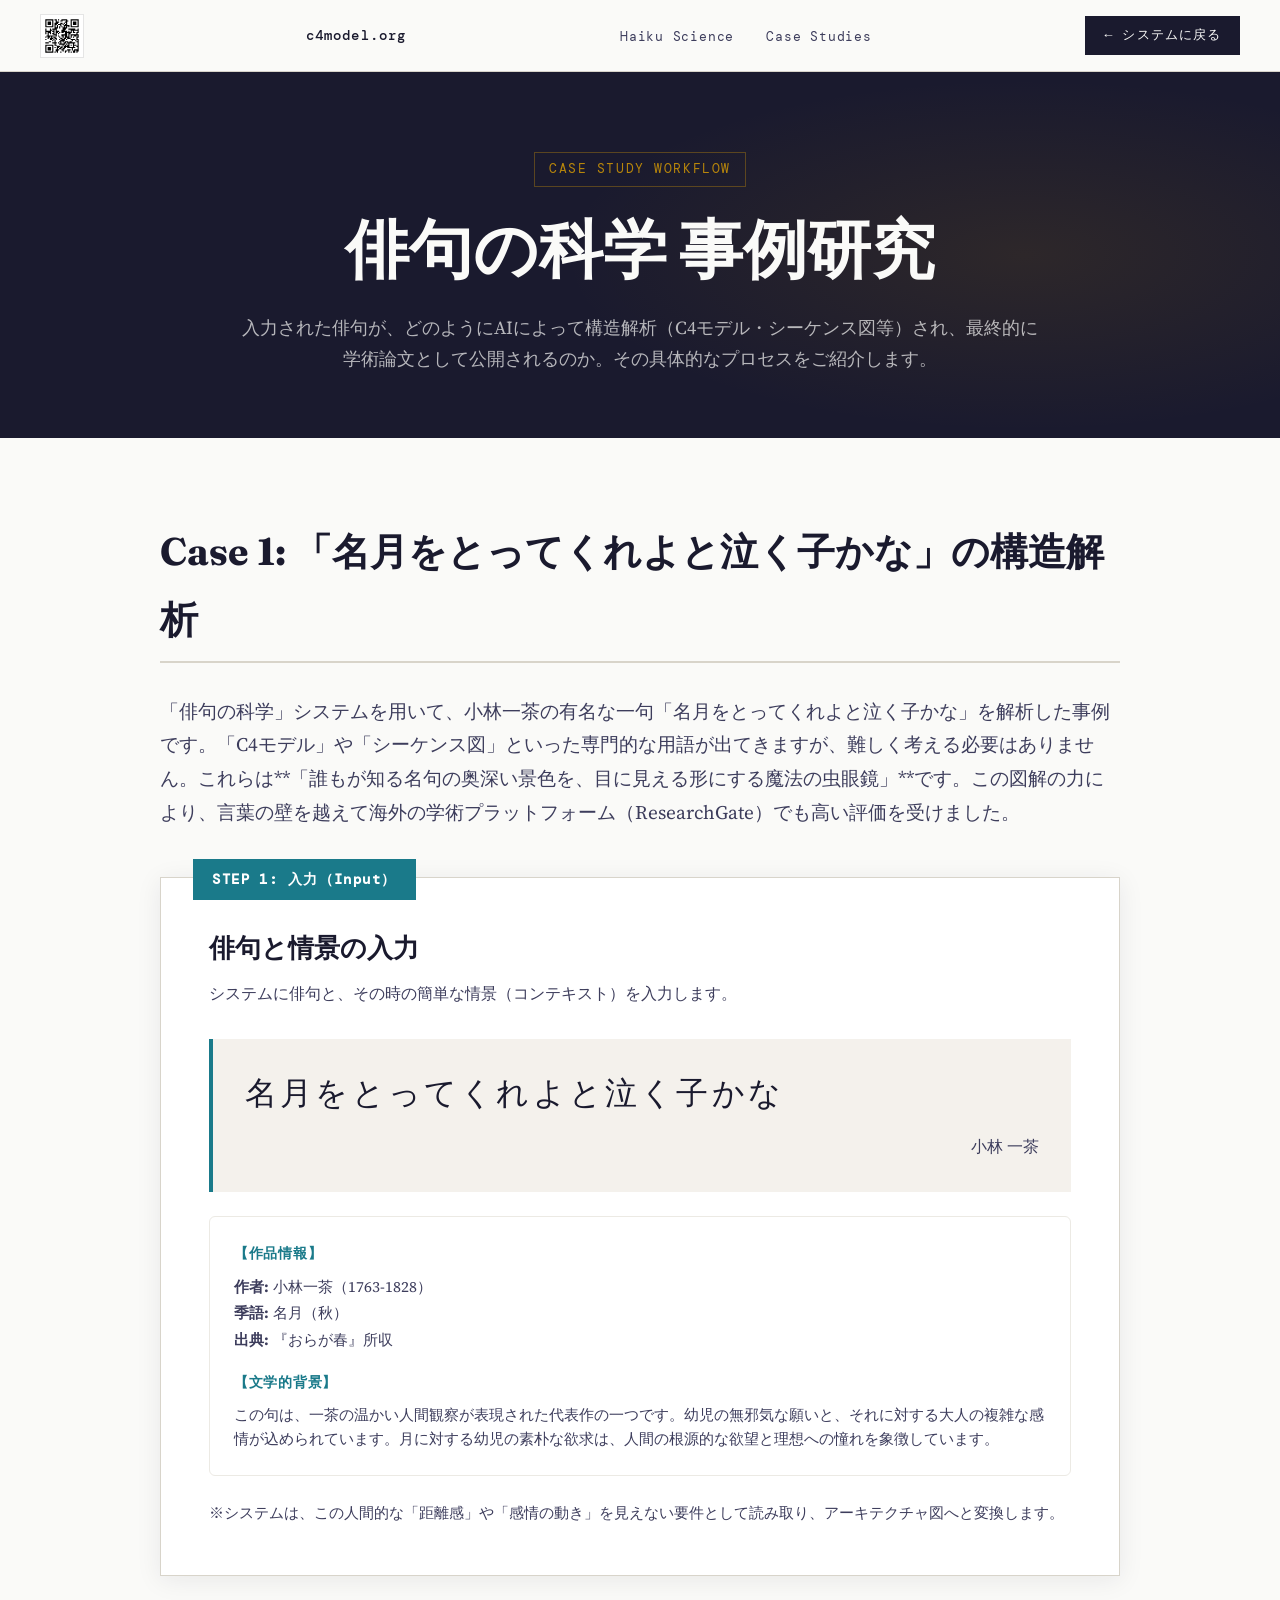
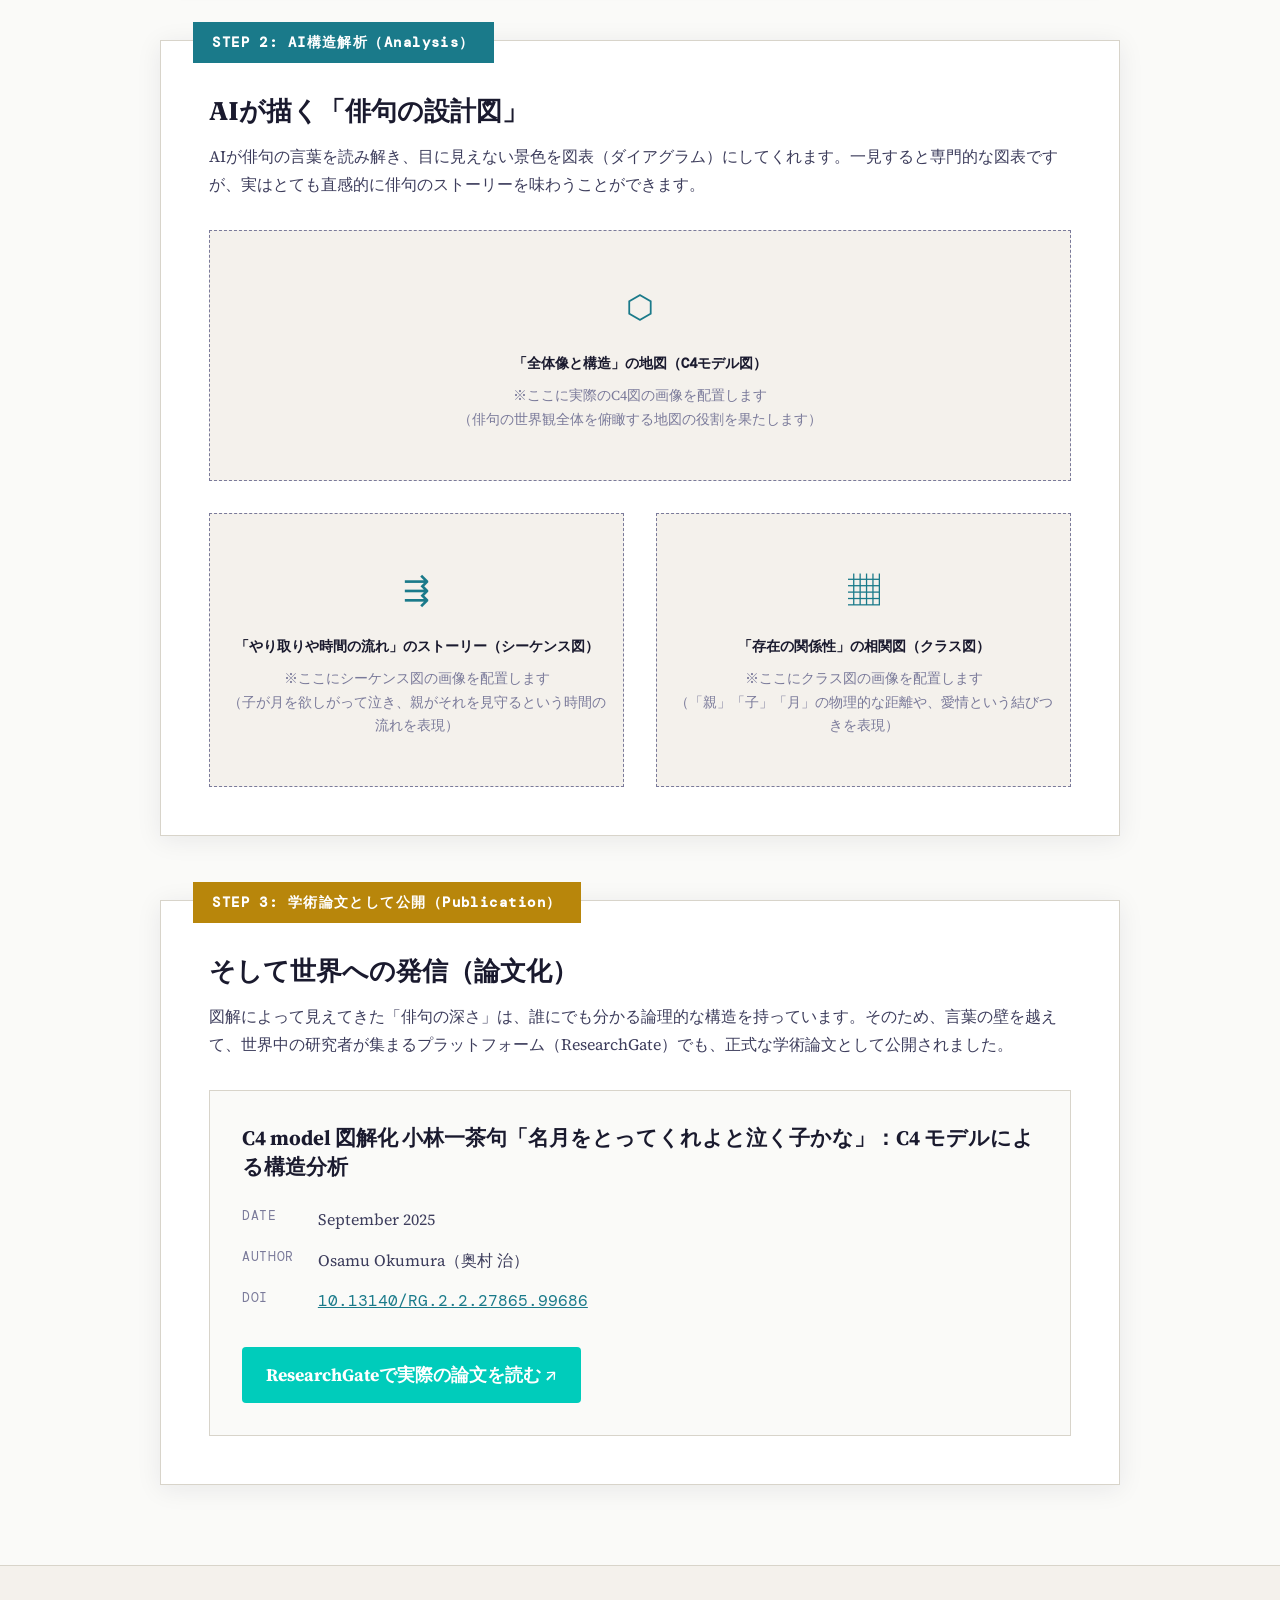
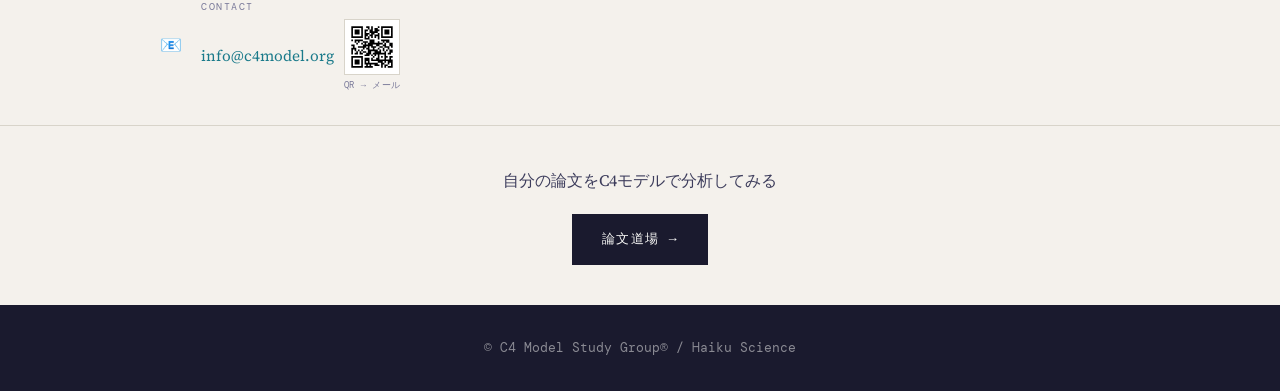
<file: haiku-casestudy.html>
<!DOCTYPE html>
<html lang="ja">
<head>
<meta charset="UTF-8">
<meta name="viewport" content="width=device-width, initial-scale=1.0">
<title>事例研究：俳句の科学 | Haiku Science Case Studies</title>
<meta name="description" content="俳句の科学システムを用いて、実際の俳句がどのようにC4モデル・シーケンス図として解析され、ResearchGate等で学術論文として公開されるのかのプロセス事例を紹介します。">
<link href="https://fonts.googleapis.com/css2?family=Fraunces:ital,opsz,wght@0,9..144,700;0,9..144,900;1,9..144,400&family=DM+Mono:wght@400;500&family=Source+Serif+4:ital,wght@0,300;0,400;1,300&display=swap" rel="stylesheet">

<style>
/* ════════════════════════════════════════════════
   DESIGN TOKENS (haiku-engineering.html 互換)
════════════════════════════════════════════════ */
:root {
  --white:      #FFFFFF;
  --bg:         #FAFAF8;
  --bg-alt:     #F4F1EC;
  --ink:        #1A1A2E;
  --ink-mid:    #3D3D5C;
  --ink-lite:   #7A7A9A;
  --gold:       #B8860B;
  --gold-lt:    #D4A01A;
  --teal:       #1A7A8A;
  --teal-lt:    #2A9BAD;
  --sage:       #4A7A5A;
  --border:     #D8D4CA;
  --border-lt:  #ECEAE4;
  --shadow:     rgba(26,26,46,0.08);
  --font-display: 'Fraunces', Georgia, serif;
  --font-mono:    'DM Mono', 'Courier New', monospace;
  --font-body:    'Source Serif 4', Georgia, serif;
  --fs-hero:    clamp(2.5rem, 5vw, 4rem);
  --fs-h2:      clamp(1.6rem, 3.5vw, 2.4rem);
  --fs-h3:      clamp(1.2rem, 2vw, 1.6rem);
  --fs-body:    1.1rem;
  --fs-mono:    0.82rem;
}

*, *::before, *::after { box-sizing: border-box; margin: 0; padding: 0; }
html { scroll-behavior: smooth; }

body {
  font-family: var(--font-body);
  font-size: var(--fs-body);
  background: var(--bg);
  color: var(--ink);
  line-height: 1.75;
}

/* ── NAVIGATION ── */
nav {
  position: sticky; top: 0; z-index: 100;
  background: rgba(250,250,248,0.96);
  backdrop-filter: blur(12px);
  border-bottom: 1px solid var(--border);
  display: flex; align-items: center; justify-content: space-between;
  padding: 0.85rem 2.5rem;
}
.nav-logo {
  font-family: var(--font-mono);
  font-size: 0.9rem; font-weight: 500;
  letter-spacing: 0.08em; color: var(--ink); text-decoration: none;
}
.nav-links { display: flex; gap: 2rem; list-style: none; }
.nav-links a {
  font-family: var(--font-mono); font-size: var(--fs-mono);
  letter-spacing: 0.06em; color: var(--ink-mid);
  text-decoration: none; transition: color 0.2s;
}
.nav-links a:hover { color: var(--gold); }
.nav-right { display: flex; align-items: center; gap: 1rem; }

.nav-cta {
  font-family: var(--font-mono); font-size: var(--fs-mono);
  letter-spacing: 0.08em; padding: 0.5rem 1.2rem;
  background: var(--ink); color: var(--bg);
  text-decoration: none; transition: background 0.2s;
}
.nav-cta:hover { background: var(--gold); }

/* ── HERO ── */
.hero {
  background: var(--ink);
  color: var(--bg);
  padding: 5rem 2.5rem 4rem;
  text-align: center;
  position: relative; overflow: hidden;
}
.hero::before {
  content: ''; position: absolute; inset: 0;
  background: radial-gradient(ellipse 60% 80% at 80% 50%, rgba(184,134,11,0.12) 0%, transparent 60%);
}
.hero-inner { max-width: 800px; margin: 0 auto; position: relative; }
.hero-tag {
  display: inline-block; font-family: var(--font-mono); font-size: var(--fs-mono);
  letter-spacing: 0.12em; color: var(--gold);
  border: 1px solid rgba(184,134,11,0.4); padding: 0.3rem 0.9rem; margin-bottom: 1.5rem;
}
.hero-h1 {
  font-family: var(--font-display); font-size: var(--fs-hero);
  font-weight: 900; line-height: 1.2; margin-bottom: 1.5rem;
}
.hero-sub {
  color: rgba(250,250,248,0.7); font-size: 1.15rem; line-height: 1.7;
}

/* ── LAYOUT & TYPOGRAPHY ── */
section { padding: 5rem 2.5rem; }
.container { max-width: 960px; margin: 0 auto; }
.section-title {
  font-family: var(--font-display); font-size: var(--fs-h2);
  margin-bottom: 2rem; border-bottom: 2px solid var(--border); padding-bottom: 0.5rem;
}
.lead-text { font-size: 1.2rem; color: var(--ink-mid); margin-bottom: 3rem; }

/* ── CASE STUDY WORKFLOW ── */
.case-workflow {
  display: flex; flex-direction: column; gap: 4rem;
}

.step-card {
  background: var(--white);
  border: 1px solid var(--border);
  box-shadow: 0 4px 24px var(--shadow);
  padding: 3rem;
  position: relative;
}
.step-number {
  position: absolute; top: -1.2rem; left: 2rem;
  background: var(--teal); color: var(--white);
  font-family: var(--font-mono); font-size: 0.9rem; letter-spacing: 0.1em;
  padding: 0.5rem 1.2rem; font-weight: bold;
}
.step-card[data-step="3"] .step-number { background: var(--gold); }

.step-header { margin-bottom: 2rem; }
.step-header h3 { font-family: var(--font-display); font-size: var(--fs-h3); margin-bottom: 0.5rem; }
.step-header p { color: var(--ink-mid); font-size: 1rem; }

/* ── STEP 1: INPUT ── */
.haiku-box {
  background: var(--bg-alt);
  border-left: 4px solid var(--teal);
  padding: 2rem;
  margin-bottom: 1.5rem;
}
.haiku-text {
  font-family: 'Yu Mincho', 'Noto Serif JP', serif;
  font-size: 2rem;
  color: var(--ink);
  margin-bottom: 1rem;
  letter-spacing: 0.1em;
  line-height: 1.4;
}
.haiku-author { font-size: 1rem; color: var(--ink-mid); text-align: right; }

/* ── STEP 2: OUTPUT DIAGRAMS ── */
.diagram-grid {
  display: grid; grid-template-columns: 1fr; gap: 2rem;
}
@media (min-width: 768px) {
  .diagram-grid { grid-template-columns: 1fr 1fr; }
}
.diagram-placeholder {
  background: var(--bg-alt);
  border: 1px dashed var(--ink-lite);
  display: flex; flex-direction: column; align-items: center; justify-content: center;
  padding: 3rem 1rem;
  text-align: center;
  min-height: 250px;
}
.diagram-placeholder.full { grid-column: 1 / -1; }
.dp-icon { font-size: 2rem; color: var(--teal); margin-bottom: 1rem; }
.dp-title { font-family: var(--font-mono); font-size: 0.9rem; font-weight: bold; margin-bottom: 0.5rem; }
.dp-note { font-size: 0.85rem; color: var(--ink-lite); }

/* ── STEP 3: PUBLICATION ── */
.pub-card {
  background: var(--bg);
  border: 1px solid var(--border);
  padding: 2rem;
}
.pub-title {
  font-size: 1.3rem; font-weight: bold; margin-bottom: 1.5rem; color: var(--ink);
  line-height: 1.4;
}
.pub-meta-grid {
  display: grid; grid-template-columns: auto 1fr; gap: 0.8rem 1.5rem;
  margin-bottom: 2rem;
}
.meta-label {
  font-family: var(--font-mono); font-size: 0.8rem; color: var(--ink-lite);
  letter-spacing: 0.05em; text-transform: uppercase;
}
.meta-value { font-size: 1rem; color: var(--ink-mid); }
.meta-value.doi { font-family: var(--font-mono); color: var(--teal); }

.btn-rg {
  display: inline-block;
  background: #00CCBB; /* ResearchGate brand-like color */
  color: #FFFFFF;
  font-weight: bold;
  padding: 0.8rem 1.5rem;
  text-decoration: none;
  border-radius: 4px;
  transition: opacity 0.2s;
}
.btn-rg:hover { opacity: 0.9; }

/* ── RESPONSIVE ── */
@media (max-width: 768px) {
  nav { padding: 0.85rem 1.25rem; }
  .nav-links { display: none; }
  section { padding: 3rem 1.25rem; }
  .step-card { padding: 2rem 1.5rem; }
  .step-number { top: -1rem; left: 1rem; padding: 0.4rem 1rem; }
}

  /* ── QR CODE BADGE ── */
  .qr-badge {
    display: inline-flex;
    flex-direction: column;
    align-items: center;
    gap: 3px;
    vertical-align: middle;
  }
  .qr-badge svg {
    display: block;
    border: 1px solid var(--border, #D8D4CA);
    background: #fff;
    padding: 3px;
  }
  .qr-badge-label {
    font-family: var(--font-mono, monospace);
    font-size: 0.55rem;
    letter-spacing: 0.07em;
    color: var(--ink-lite, #7A7A9A);
    text-align: center;
  }
  .qr-inline-wrap {
    display: flex;
    align-items: center;
    gap: 0.6rem;
    flex-wrap: wrap;
  }
  /* ── NAV QR ── */
  .nav-qr {
    display: flex;
    align-items: center;
    flex-shrink: 0;
    margin-right: 0.5rem;
  }
  .nav-qr svg {
    display: block;
    background: #fff;
    padding: 2px;
    border: 1px solid rgba(0,0,0,0.10);
  }

</style>
</head>
<body>

<!-- NAVIGATION -->
<nav>
  <span class="nav-qr" title="このページのQRコード"><svg width="44" height="44" version="1.1" viewBox="0 0 33 33" xmlns="http://www.w3.org/2000/svg"><path d="M2,2H3V3H2zM3,2H4V3H3zM4,2H5V3H4zM5,2H6V3H5zM6,2H7V3H6zM7,2H8V3H7zM8,2H9V3H8zM10,2H11V3H10zM11,2H12V3H11zM13,2H14V3H13zM16,2H17V3H16zM17,2H18V3H17zM18,2H19V3H18zM19,2H20V3H19zM20,2H21V3H20zM24,2H25V3H24zM25,2H26V3H25zM26,2H27V3H26zM27,2H28V3H27zM28,2H29V3H28zM29,2H30V3H29zM30,2H31V3H30zM2,3H3V4H2zM8,3H9V4H8zM11,3H12V4H11zM15,3H16V4H15zM16,3H17V4H16zM20,3H21V4H20zM21,3H22V4H21zM24,3H25V4H24zM30,3H31V4H30zM2,4H3V5H2zM4,4H5V5H4zM5,4H6V5H5zM6,4H7V5H6zM8,4H9V5H8zM11,4H12V5H11zM12,4H13V5H12zM13,4H14V5H13zM19,4H20V5H19zM20,4H21V5H20zM24,4H25V5H24zM26,4H27V5H26zM27,4H28V5H27zM28,4H29V5H28zM30,4H31V5H30zM2,5H3V6H2zM4,5H5V6H4zM5,5H6V6H5zM6,5H7V6H6zM8,5H9V6H8zM10,5H11V6H10zM11,5H12V6H11zM12,5H13V6H12zM15,5H16V6H15zM16,5H17V6H16zM18,5H19V6H18zM20,5H21V6H20zM24,5H25V6H24zM26,5H27V6H26zM27,5H28V6H27zM28,5H29V6H28zM30,5H31V6H30zM2,6H3V7H2zM4,6H5V7H4zM5,6H6V7H5zM6,6H7V7H6zM8,6H9V7H8zM10,6H11V7H10zM11,6H12V7H11zM13,6H14V7H13zM14,6H15V7H14zM15,6H16V7H15zM17,6H18V7H17zM19,6H20V7H19zM20,6H21V7H20zM24,6H25V7H24zM26,6H27V7H26zM27,6H28V7H27zM28,6H29V7H28zM30,6H31V7H30zM2,7H3V8H2zM8,7H9V8H8zM10,7H11V8H10zM12,7H13V8H12zM15,7H16V8H15zM18,7H19V8H18zM19,7H20V8H19zM20,7H21V8H20zM21,7H22V8H21zM22,7H23V8H22zM24,7H25V8H24zM30,7H31V8H30zM2,8H3V9H2zM3,8H4V9H3zM4,8H5V9H4zM5,8H6V9H5zM6,8H7V9H6zM7,8H8V9H7zM8,8H9V9H8zM10,8H11V9H10zM12,8H13V9H12zM14,8H15V9H14zM16,8H17V9H16zM18,8H19V9H18zM20,8H21V9H20zM22,8H23V9H22zM24,8H25V9H24zM25,8H26V9H25zM26,8H27V9H26zM27,8H28V9H27zM28,8H29V9H28zM29,8H30V9H29zM30,8H31V9H30zM10,9H11V10H10zM11,9H12V10H11zM12,9H13V10H12zM14,9H15V10H14zM17,9H18V10H17zM18,9H19V10H18zM19,9H20V10H19zM20,9H21V10H20zM2,10H3V11H2zM6,10H7V11H6zM8,10H9V11H8zM9,10H10V11H9zM10,10H11V11H10zM11,10H12V11H11zM17,10H18V11H17zM18,10H19V11H18zM19,10H20V11H19zM22,10H23V11H22zM23,10H24V11H23zM24,10H25V11H24zM25,10H26V11H25zM26,10H27V11H26zM27,10H28V11H27zM30,10H31V11H30zM2,11H3V12H2zM6,11H7V12H6zM7,11H8V12H7zM9,11H10V12H9zM11,11H12V12H11zM16,11H17V12H16zM17,11H18V12H17zM18,11H19V12H18zM24,11H25V12H24zM25,11H26V12H25zM26,11H27V12H26zM27,11H28V12H27zM28,11H29V12H28zM29,11H30V12H29zM30,11H31V12H30zM2,12H3V13H2zM3,12H4V13H3zM4,12H5V13H4zM5,12H6V13H5zM6,12H7V13H6zM8,12H9V13H8zM9,12H10V13H9zM11,12H12V13H11zM12,12H13V13H12zM13,12H14V13H13zM16,12H17V13H16zM17,12H18V13H17zM18,12H19V13H18zM19,12H20V13H19zM20,12H21V13H20zM22,12H23V13H22zM24,12H25V13H24zM26,12H27V13H26zM30,12H31V13H30zM2,13H3V14H2zM4,13H5V14H4zM5,13H6V14H5zM6,13H7V14H6zM9,13H10V14H9zM11,13H12V14H11zM12,13H13V14H12zM14,13H15V14H14zM16,13H17V14H16zM17,13H18V14H17zM19,13H20V14H19zM20,13H21V14H20zM21,13H22V14H21zM22,13H23V14H22zM23,13H24V14H23zM24,13H25V14H24zM26,13H27V14H26zM27,13H28V14H27zM29,13H30V14H29zM30,13H31V14H30zM2,14H3V15H2zM4,14H5V15H4zM6,14H7V15H6zM8,14H9V15H8zM9,14H10V15H9zM11,14H12V15H11zM13,14H14V15H13zM19,14H20V15H19zM20,14H21V15H20zM22,14H23V15H22zM23,14H24V15H23zM29,14H30V15H29zM4,15H5V16H4zM9,15H10V16H9zM10,15H11V16H10zM11,15H12V16H11zM16,15H17V16H16zM17,15H18V16H17zM18,15H19V16H18zM19,15H20V16H19zM20,15H21V16H20zM22,15H23V16H22zM24,15H25V16H24zM25,15H26V16H25zM26,15H27V16H26zM27,15H28V16H27zM28,15H29V16H28zM29,15H30V16H29zM30,15H31V16H30zM3,16H4V17H3zM4,16H5V17H4zM5,16H6V17H5zM6,16H7V17H6zM7,16H8V17H7zM8,16H9V17H8zM11,16H12V17H11zM13,16H14V17H13zM16,16H17V17H16zM17,16H18V17H17zM19,16H20V17H19zM20,16H21V17H20zM22,16H23V17H22zM24,16H25V17H24zM27,16H28V17H27zM28,16H29V17H28zM30,16H31V17H30zM2,17H3V18H2zM4,17H5V18H4zM5,17H6V18H5zM7,17H8V18H7zM9,17H10V18H9zM10,17H11V18H10zM14,17H15V18H14zM17,17H18V18H17zM19,17H20V18H19zM20,17H21V18H20zM21,17H22V18H21zM22,17H23V18H22zM24,17H25V18H24zM26,17H27V18H26zM29,17H30V18H29zM30,17H31V18H30zM4,18H5V19H4zM6,18H7V19H6zM7,18H8V19H7zM8,18H9V19H8zM10,18H11V19H10zM11,18H12V19H11zM15,18H16V19H15zM16,18H17V19H16zM18,18H19V19H18zM19,18H20V19H19zM21,18H22V19H21zM22,18H23V19H22zM23,18H24V19H23zM29,18H30V19H29zM2,19H3V20H2zM6,19H7V20H6zM7,19H8V20H7zM9,19H10V20H9zM11,19H12V20H11zM14,19H15V20H14zM16,19H17V20H16zM17,19H18V20H17zM18,19H19V20H18zM20,19H21V20H20zM24,19H25V20H24zM25,19H26V20H25zM26,19H27V20H26zM27,19H28V20H27zM29,19H30V20H29zM30,19H31V20H30zM8,20H9V21H8zM10,20H11V21H10zM15,20H16V21H15zM16,20H17V21H16zM17,20H18V21H17zM18,20H19V21H18zM25,20H26V21H25zM28,20H29V21H28zM30,20H31V21H30zM5,21H6V22H5zM6,21H7V22H6zM10,21H11V22H10zM14,21H15V22H14zM15,21H16V22H15zM17,21H18V22H17zM19,21H20V22H19zM20,21H21V22H20zM21,21H22V22H21zM23,21H24V22H23zM24,21H25V22H24zM29,21H30V22H29zM30,21H31V22H30zM2,22H3V23H2zM3,22H4V23H3zM4,22H5V23H4zM8,22H9V23H8zM9,22H10V23H9zM10,22H11V23H10zM11,22H12V23H11zM13,22H14V23H13zM15,22H16V23H15zM18,22H19V23H18zM19,22H20V23H19zM21,22H22V23H21zM22,22H23V23H22zM23,22H24V23H23zM24,22H25V23H24zM25,22H26V23H25zM26,22H27V23H26zM27,22H28V23H27zM30,22H31V23H30zM10,23H11V24H10zM14,23H15V24H14zM15,23H16V24H15zM16,23H17V24H16zM17,23H18V24H17zM18,23H19V24H18zM20,23H21V24H20zM22,23H23V24H22zM26,23H27V24H26zM30,23H31V24H30zM2,24H3V25H2zM3,24H4V25H3zM4,24H5V25H4zM5,24H6V25H5zM6,24H7V25H6zM7,24H8V25H7zM8,24H9V25H8zM10,24H11V25H10zM11,24H12V25H11zM17,24H18V25H17zM19,24H20V25H19zM21,24H22V25H21zM22,24H23V25H22zM24,24H25V25H24zM26,24H27V25H26zM27,24H28V25H27zM28,24H29V25H28zM30,24H31V25H30zM2,25H3V26H2zM8,25H9V26H8zM12,25H13V26H12zM13,25H14V26H13zM14,25H15V26H14zM16,25H17V26H16zM18,25H19V26H18zM19,25H20V26H19zM20,25H21V26H20zM21,25H22V26H21zM22,25H23V26H22zM26,25H27V26H26zM29,25H30V26H29zM30,25H31V26H30zM2,26H3V27H2zM4,26H5V27H4zM5,26H6V27H5zM6,26H7V27H6zM8,26H9V27H8zM10,26H11V27H10zM12,26H13V27H12zM13,26H14V27H13zM15,26H16V27H15zM16,26H17V27H16zM18,26H19V27H18zM19,26H20V27H19zM21,26H22V27H21zM22,26H23V27H22zM23,26H24V27H23zM24,26H25V27H24zM25,26H26V27H25zM26,26H27V27H26zM27,26H28V27H27zM30,26H31V27H30zM2,27H3V28H2zM4,27H5V28H4zM5,27H6V28H5zM6,27H7V28H6zM8,27H9V28H8zM12,27H13V28H12zM14,27H15V28H14zM15,27H16V28H15zM17,27H18V28H17zM18,27H19V28H18zM25,27H26V28H25zM30,27H31V28H30zM2,28H3V29H2zM4,28H5V29H4zM5,28H6V29H5zM6,28H7V29H6zM8,28H9V29H8zM11,28H12V29H11zM12,28H13V29H12zM13,28H14V29H13zM16,28H17V29H16zM17,28H18V29H17zM21,28H22V29H21zM22,28H23V29H22zM23,28H24V29H23zM25,28H26V29H25zM27,28H28V29H27zM28,28H29V29H28zM29,28H30V29H29zM30,28H31V29H30zM2,29H3V30H2zM8,29H9V30H8zM11,29H12V30H11zM12,29H13V30H12zM17,29H18V30H17zM19,29H20V30H19zM20,29H21V30H20zM22,29H23V30H22zM26,29H27V30H26zM27,29H28V30H27zM29,29H30V30H29zM30,29H31V30H30zM2,30H3V31H2zM3,30H4V31H3zM4,30H5V31H4zM5,30H6V31H5zM6,30H7V31H6zM7,30H8V31H7zM8,30H9V31H8zM10,30H11V31H10zM12,30H13V31H12zM15,30H16V31H15zM19,30H20V31H19zM22,30H23V31H22zM24,30H25V31H24zM26,30H27V31H26zM27,30H28V31H27zM29,30H30V31H29z" id="qr-path" fill="#000000" fill-opacity="1" fill-rule="nonzero" stroke="none"/></svg></span>
  <a href="index.html" class="nav-logo">c4model.org</a>
  <ul class="nav-links">
    <li><a href="haiku-engineering.html">Haiku Science</a></li>
    <li><a href="haiku-casestudy.html" class="current" aria-current="page">Case Studies</a></li>
  </ul>
  <div class="nav-right">
    <a href="haiku-engineering.html" class="nav-cta">← システムに戻る</a>
  </div>
</nav>

<!-- HERO -->
<header class="hero">
  <div class="hero-inner">
    <div class="hero-tag">CASE STUDY WORKFLOW</div>
    <h1 class="hero-h1">俳句の科学 事例研究</h1>
    <p class="hero-sub">入力された俳句が、どのようにAIによって構造解析（C4モデル・シーケンス図等）され、最終的に学術論文として公開されるのか。その具体的なプロセスをご紹介します。</p>
  </div>
</header>

<main>
  <section>
    <div class="container">
      <h2 class="section-title">Case 1: 「名月をとってくれよと泣く子かな」の構造解析</h2>
      <p class="lead-text">「俳句の科学」システムを用いて、小林一茶の有名な一句「名月をとってくれよと泣く子かな」を解析した事例です。「C4モデル」や「シーケンス図」といった専門的な用語が出てきますが、難しく考える必要はありません。これらは**「誰もが知る名句の奥深い景色を、目に見える形にする魔法の虫眼鏡」**です。この図解の力により、言葉の壁を越えて海外の学術プラットフォーム（ResearchGate）でも高い評価を受けました。</p>

      <div class="case-workflow">
        
        <!-- STEP 1 -->
        <div class="step-card" data-step="1">
          <div class="step-number">STEP 1: 入力（Input）</div>
          <div class="step-header">
            <h3>俳句と情景の入力</h3>
            <p>システムに俳句と、その時の簡単な情景（コンテキスト）を入力します。</p>
          </div>
          <div class="haiku-box">
            <div class="haiku-text">名月をとってくれよと泣く子かな</div>
            <div class="haiku-author">小林 一茶</div>
          </div>
          
          <div style="background: #ffffff; border: 1px solid var(--border-lt); padding: 1.5rem; margin-bottom: 1.5rem; border-radius: 6px;">
            <h4 style="font-family: var(--font-mono); font-size: 0.9rem; color: var(--teal); margin-bottom: 0.5rem; letter-spacing: 0.05em;">【作品情報】</h4>
            <ul style="list-style: none; padding: 0; margin: 0 0 1rem 0; font-size: 0.95rem; color: var(--ink-mid);">
              <li><strong>作者:</strong> 小林一茶（1763-1828）</li>
              <li><strong>季語:</strong> 名月（秋）</li>
              <li><strong>出典:</strong> 『おらが春』所収</li>
            </ul>
            
            <h4 style="font-family: var(--font-mono); font-size: 0.9rem; color: var(--teal); margin-bottom: 0.5rem; letter-spacing: 0.05em;">【文学的背景】</h4>
            <p style="font-size: 0.95rem; color: var(--ink-mid); line-height: 1.6; margin: 0;">
              この句は、一茶の温かい人間観察が表現された代表作の一つです。幼児の無邪気な願いと、それに対する大人の複雑な感情が込められています。月に対する幼児の素朴な欲求は、人間の根源的な欲望と理想への憧れを象徴しています。
            </p>
          </div>

          <p style="color: var(--ink-mid); font-size: 0.95rem;">
            ※システムは、この人間的な「距離感」や「感情の動き」を見えない要件として読み取り、アーキテクチャ図へと変換します。
          </p>
        </div>

        <!-- STEP 2 -->
        <div class="step-card" data-step="2">
          <div class="step-number">STEP 2: AI構造解析（Analysis）</div>
          <div class="step-header">
            <h3>AIが描く「俳句の設計図」</h3>
            <p>AIが俳句の言葉を読み解き、目に見えない景色を図表（ダイアグラム）にしてくれます。一見すると専門的な図表ですが、実はとても直感的に俳句のストーリーを味わうことができます。</p>
          </div>
          
          <div class="diagram-grid">
            <!-- Placeholder: C4 Model -->
            <div class="diagram-placeholder full">
              <div class="dp-icon">⬡</div>
              <div class="dp-title">「全体像と構造」の地図（C4モデル図）</div>
              <div class="dp-note">※ここに実際のC4図の画像を配置します<br>（俳句の世界観全体を俯瞰する地図の役割を果たします）</div>
            </div>
            
            <!-- Placeholder: Sequence Diagram -->
            <div class="diagram-placeholder">
              <div class="dp-icon">⇶</div>
              <div class="dp-title">「やり取りや時間の流れ」のストーリー（シーケンス図）</div>
              <div class="dp-note">※ここにシーケンス図の画像を配置します<br>（子が月を欲しがって泣き、親がそれを見守るという時間の流れを表現）</div>
            </div>

            <!-- Placeholder: Class Diagram -->
            <div class="diagram-placeholder">
              <div class="dp-icon">▦</div>
              <div class="dp-title">「存在の関係性」の相関図（クラス図）</div>
              <div class="dp-note">※ここにクラス図の画像を配置します<br>（「親」「子」「月」の物理的な距離や、愛情という結びつきを表現）</div>
            </div>
          </div>
        </div>

        <!-- STEP 3 -->
        <div class="step-card" data-step="3">
          <div class="step-number">STEP 3: 学術論文として公開（Publication）</div>
          <div class="step-header">
            <h3>そして世界への発信（論文化）</h3>
            <p>図解によって見えてきた「俳句の深さ」は、誰にでも分かる論理的な構造を持っています。そのため、言葉の壁を越えて、世界中の研究者が集まるプラットフォーム（ResearchGate）でも、正式な学術論文として公開されました。</p>
          </div>
          
          <div class="pub-card">
            <div class="pub-title">C4 model 図解化 小林一茶句「名月をとってくれよと泣く子かな」：C4 モデルによる構造分析</div>
            
            <div class="pub-meta-grid">
              <div class="meta-label">Date</div>
              <div class="meta-value">September 2025</div>
              
              <div class="meta-label">Author</div>
              <div class="meta-value">Osamu Okumura（奥村 治）</div>

              <div class="meta-label">DOI</div>
              <div class="meta-value doi"><a href="https://doi.org/10.13140/RG.2.2.27865.99686" target="_blank" rel="noopener" style="color:var(--teal);">10.13140/RG.2.2.27865.99686</a></div>
            </div>

            <a href="https://www.researchgate.net/publication/395810142_C4_model_tujiehua_xiaolinyichajumingyuewotottekureyotoqikuzikana_C4_moderuniyorugouzaofenxi" target="_blank" rel="noopener noreferrer" class="btn-rg">
              ResearchGateで実際の論文を読む ↗
            </a>
          </div>
        </div>

      </div>
    </div>
  </section>
</main>


<section style="background:var(--bg-alt);border-top:1px solid var(--border);padding:2rem 2.5rem;">
  <div class="container" style="display:flex;align-items:center;gap:1.2rem;flex-wrap:wrap;">
    <span style="font-size:1.1rem;">📧</span>
    <div>
      <div style="font-family:var(--font-mono);font-size:0.62rem;letter-spacing:0.15em;color:var(--ink-lite);margin-bottom:0.2rem;">CONTACT</div>
      <div class="qr-inline-wrap">
        <a href="mailto:info@c4model.org" style="color:var(--teal);font-size:0.95rem;text-decoration:none;">info@c4model.org</a>
        <span class="qr-badge"><svg width="56" height="56" version="1.1" viewBox="0 0 29 29" xmlns="http://www.w3.org/2000/svg"><path d="M2,2H3V3H2zM3,2H4V3H3zM4,2H5V3H4zM5,2H6V3H5zM6,2H7V3H6zM7,2H8V3H7zM8,2H9V3H8zM11,2H12V3H11zM12,2H13V3H12zM14,2H15V3H14zM18,2H19V3H18zM20,2H21V3H20zM21,2H22V3H21zM22,2H23V3H22zM23,2H24V3H23zM24,2H25V3H24zM25,2H26V3H25zM26,2H27V3H26zM2,3H3V4H2zM8,3H9V4H8zM12,3H13V4H12zM14,3H15V4H14zM16,3H17V4H16zM17,3H18V4H17zM20,3H21V4H20zM26,3H27V4H26zM2,4H3V5H2zM4,4H5V5H4zM5,4H6V5H5zM6,4H7V5H6zM8,4H9V5H8zM10,4H11V5H10zM11,4H12V5H11zM13,4H14V5H13zM14,4H15V5H14zM16,4H17V5H16zM17,4H18V5H17zM18,4H19V5H18zM20,4H21V5H20zM22,4H23V5H22zM23,4H24V5H23zM24,4H25V5H24zM26,4H27V5H26zM2,5H3V6H2zM4,5H5V6H4zM5,5H6V6H5zM6,5H7V6H6zM8,5H9V6H8zM10,5H11V6H10zM13,5H14V6H13zM14,5H15V6H14zM15,5H16V6H15zM16,5H17V6H16zM17,5H18V6H17zM20,5H21V6H20zM22,5H23V6H22zM23,5H24V6H23zM24,5H25V6H24zM26,5H27V6H26zM2,6H3V7H2zM4,6H5V7H4zM5,6H6V7H5zM6,6H7V7H6zM8,6H9V7H8zM10,6H11V7H10zM11,6H12V7H11zM12,6H13V7H12zM14,6H15V7H14zM15,6H16V7H15zM18,6H19V7H18zM20,6H21V7H20zM22,6H23V7H22zM23,6H24V7H23zM24,6H25V7H24zM26,6H27V7H26zM2,7H3V8H2zM8,7H9V8H8zM10,7H11V8H10zM11,7H12V8H11zM13,7H14V8H13zM14,7H15V8H14zM16,7H17V8H16zM17,7H18V8H17zM18,7H19V8H18zM20,7H21V8H20zM26,7H27V8H26zM2,8H3V9H2zM3,8H4V9H3zM4,8H5V9H4zM5,8H6V9H5zM6,8H7V9H6zM7,8H8V9H7zM8,8H9V9H8zM10,8H11V9H10zM12,8H13V9H12zM14,8H15V9H14zM16,8H17V9H16zM18,8H19V9H18zM20,8H21V9H20zM21,8H22V9H21zM22,8H23V9H22zM23,8H24V9H23zM24,8H25V9H24zM25,8H26V9H25zM26,8H27V9H26zM10,9H11V10H10zM11,9H12V10H11zM12,9H13V10H12zM18,9H19V10H18zM2,10H3V11H2zM4,10H5V11H4zM5,10H6V11H5zM6,10H7V11H6zM7,10H8V11H7zM8,10H9V11H8zM13,10H14V11H13zM14,10H15V11H14zM15,10H16V11H15zM20,10H21V11H20zM21,10H22V11H21zM22,10H23V11H22zM23,10H24V11H23zM24,10H25V11H24zM4,11H5V12H4zM6,11H7V12H6zM9,11H10V12H9zM10,11H11V12H10zM11,11H12V12H11zM13,11H14V12H13zM14,11H15V12H14zM15,11H16V12H15zM18,11H19V12H18zM21,11H22V12H21zM23,11H24V12H23zM24,11H25V12H24zM5,12H6V13H5zM8,12H9V13H8zM10,12H11V13H10zM12,12H13V13H12zM13,12H14V13H13zM14,12H15V13H14zM15,12H16V13H15zM16,12H17V13H16zM17,12H18V13H17zM18,12H19V13H18zM19,12H20V13H19zM20,12H21V13H20zM22,12H23V13H22zM25,12H26V13H25zM26,12H27V13H26zM2,13H3V14H2zM3,13H4V14H3zM9,13H10V14H9zM10,13H11V14H10zM11,13H12V14H11zM12,13H13V14H12zM13,13H14V14H13zM14,13H15V14H14zM17,13H18V14H17zM18,13H19V14H18zM21,13H22V14H21zM22,13H23V14H22zM25,13H26V14H25zM26,13H27V14H26zM3,14H4V15H3zM6,14H7V15H6zM7,14H8V15H7zM8,14H9V15H8zM9,14H10V15H9zM10,14H11V15H10zM12,14H13V15H12zM14,14H15V15H14zM15,14H16V15H15zM16,14H17V15H16zM19,14H20V15H19zM20,14H21V15H20zM22,14H23V15H22zM23,14H24V15H23zM24,14H25V15H24zM26,14H27V15H26zM2,15H3V16H2zM3,15H4V16H3zM4,15H5V16H4zM9,15H10V16H9zM11,15H12V16H11zM12,15H13V16H12zM15,15H16V16H15zM18,15H19V16H18zM21,15H22V16H21zM24,15H25V16H24zM2,16H3V17H2zM4,16H5V17H4zM6,16H7V17H6zM8,16H9V17H8zM12,16H13V17H12zM13,16H14V17H13zM14,16H15V17H14zM15,16H16V17H15zM16,16H17V17H16zM17,16H18V17H17zM19,16H20V17H19zM21,16H22V17H21zM23,16H24V17H23zM25,16H26V17H25zM26,16H27V17H26zM2,17H3V18H2zM5,17H6V18H5zM7,17H8V18H7zM9,17H10V18H9zM10,17H11V18H10zM12,17H13V18H12zM13,17H14V18H13zM16,17H17V18H16zM17,17H18V18H17zM18,17H19V18H18zM19,17H20V18H19zM22,17H23V18H22zM25,17H26V18H25zM26,17H27V18H26zM2,18H3V19H2zM4,18H5V19H4zM5,18H6V19H5zM7,18H8V19H7zM8,18H9V19H8zM11,18H12V19H11zM12,18H13V19H12zM13,18H14V19H13zM15,18H16V19H15zM16,18H17V19H16zM17,18H18V19H17zM18,18H19V19H18zM19,18H20V19H19zM20,18H21V19H20zM21,18H22V19H21zM22,18H23V19H22zM24,18H25V19H24zM25,18H26V19H25zM10,19H11V20H10zM11,19H12V20H11zM12,19H13V20H12zM14,19H15V20H14zM16,19H17V20H16zM18,19H19V20H18zM22,19H23V20H22zM2,20H3V21H2zM3,20H4V21H3zM4,20H5V21H4zM5,20H6V21H5zM6,20H7V21H6zM7,20H8V21H7zM8,20H9V21H8zM15,20H16V21H15zM18,20H19V21H18zM20,20H21V21H20zM22,20H23V21H22zM23,20H24V21H23zM25,20H26V21H25zM26,20H27V21H26zM2,21H3V22H2zM8,21H9V22H8zM10,21H11V22H10zM11,21H12V22H11zM12,21H13V22H12zM14,21H15V22H14zM17,21H18V22H17zM18,21H19V22H18zM22,21H23V22H22zM25,21H26V22H25zM2,22H3V23H2zM4,22H5V23H4zM5,22H6V23H5zM6,22H7V23H6zM8,22H9V23H8zM10,22H11V23H10zM11,22H12V23H11zM12,22H13V23H12zM14,22H15V23H14zM15,22H16V23H15zM16,22H17V23H16zM17,22H18V23H17zM18,22H19V23H18zM19,22H20V23H19zM20,22H21V23H20zM21,22H22V23H21zM22,22H23V23H22zM23,22H24V23H23zM24,22H25V23H24zM25,22H26V23H25zM26,22H27V23H26zM2,23H3V24H2zM4,23H5V24H4zM5,23H6V24H5zM6,23H7V24H6zM8,23H9V24H8zM10,23H11V24H10zM12,23H13V24H12zM18,23H19V24H18zM19,23H20V24H19zM20,23H21V24H20zM22,23H23V24H22zM24,23H25V24H24zM25,23H26V24H25zM26,23H27V24H26zM2,24H3V25H2zM4,24H5V25H4zM5,24H6V25H5zM6,24H7V25H6zM8,24H9V25H8zM10,24H11V25H10zM11,24H12V25H11zM12,24H13V25H12zM13,24H14V25H13zM14,24H15V25H14zM15,24H16V25H15zM16,24H17V25H16zM17,24H18V25H17zM20,24H21V25H20zM21,24H22V25H21zM24,24H25V25H24zM26,24H27V25H26zM2,25H3V26H2zM8,25H9V26H8zM11,25H12V26H11zM13,25H14V26H13zM16,25H17V26H16zM17,25H18V26H17zM18,25H19V26H18zM20,25H21V26H20zM22,25H23V26H22zM23,25H24V26H23zM26,25H27V26H26zM2,26H3V27H2zM3,26H4V27H3zM4,26H5V27H4zM5,26H6V27H5zM6,26H7V27H6zM7,26H8V27H7zM8,26H9V27H8zM10,26H11V27H10zM11,26H12V27H11zM12,26H13V27H12zM13,26H14V27H13zM14,26H15V27H14zM20,26H21V27H20zM22,26H23V27H22zM24,26H25V27H24zM25,26H26V27H25zM26,26H27V27H26z" id="qr-path" fill="#000000" fill-opacity="1" fill-rule="nonzero" stroke="none"/></svg><span class="qr-badge-label">QR → メール</span></span>
      </div>
    </div>
  </div>
</section>

<div style="background: var(--bg-alt); border-top: 1px solid var(--border); padding: 2.5rem 2rem; text-align: center;">
  <p style="font-family: var(--font-body); font-size: 1rem; color: var(--ink-mid); margin-bottom: 1.25rem;">
    自分の論文をC4モデルで分析してみる
  </p>
  <a href="dojo.html" style="
    display: inline-flex; align-items: center; gap: .5rem;
    font-family: var(--font-mono); font-size: .82rem; letter-spacing: .1em; text-transform: uppercase;
    background: var(--ink); color: var(--bg);
    padding: .75rem 1.75rem; border: 2px solid var(--ink);
    text-decoration: none; transition: background .2s, border-color .2s;
  "
  onmouseover="this.style.background='var(--teal)';this.style.borderColor='var(--teal)';"
  onmouseout="this.style.background='var(--ink)';this.style.borderColor='var(--ink)';"
  >論文道場 →</a>
</div>

<footer style="background: var(--ink); color: rgba(250,250,248,0.5); padding: 2rem; text-align: center; font-family: var(--font-mono); font-size: 0.8rem;">
  <p>© C4 Model Study Group® / Haiku Science</p>
</footer>

</body>
</html>
</file>
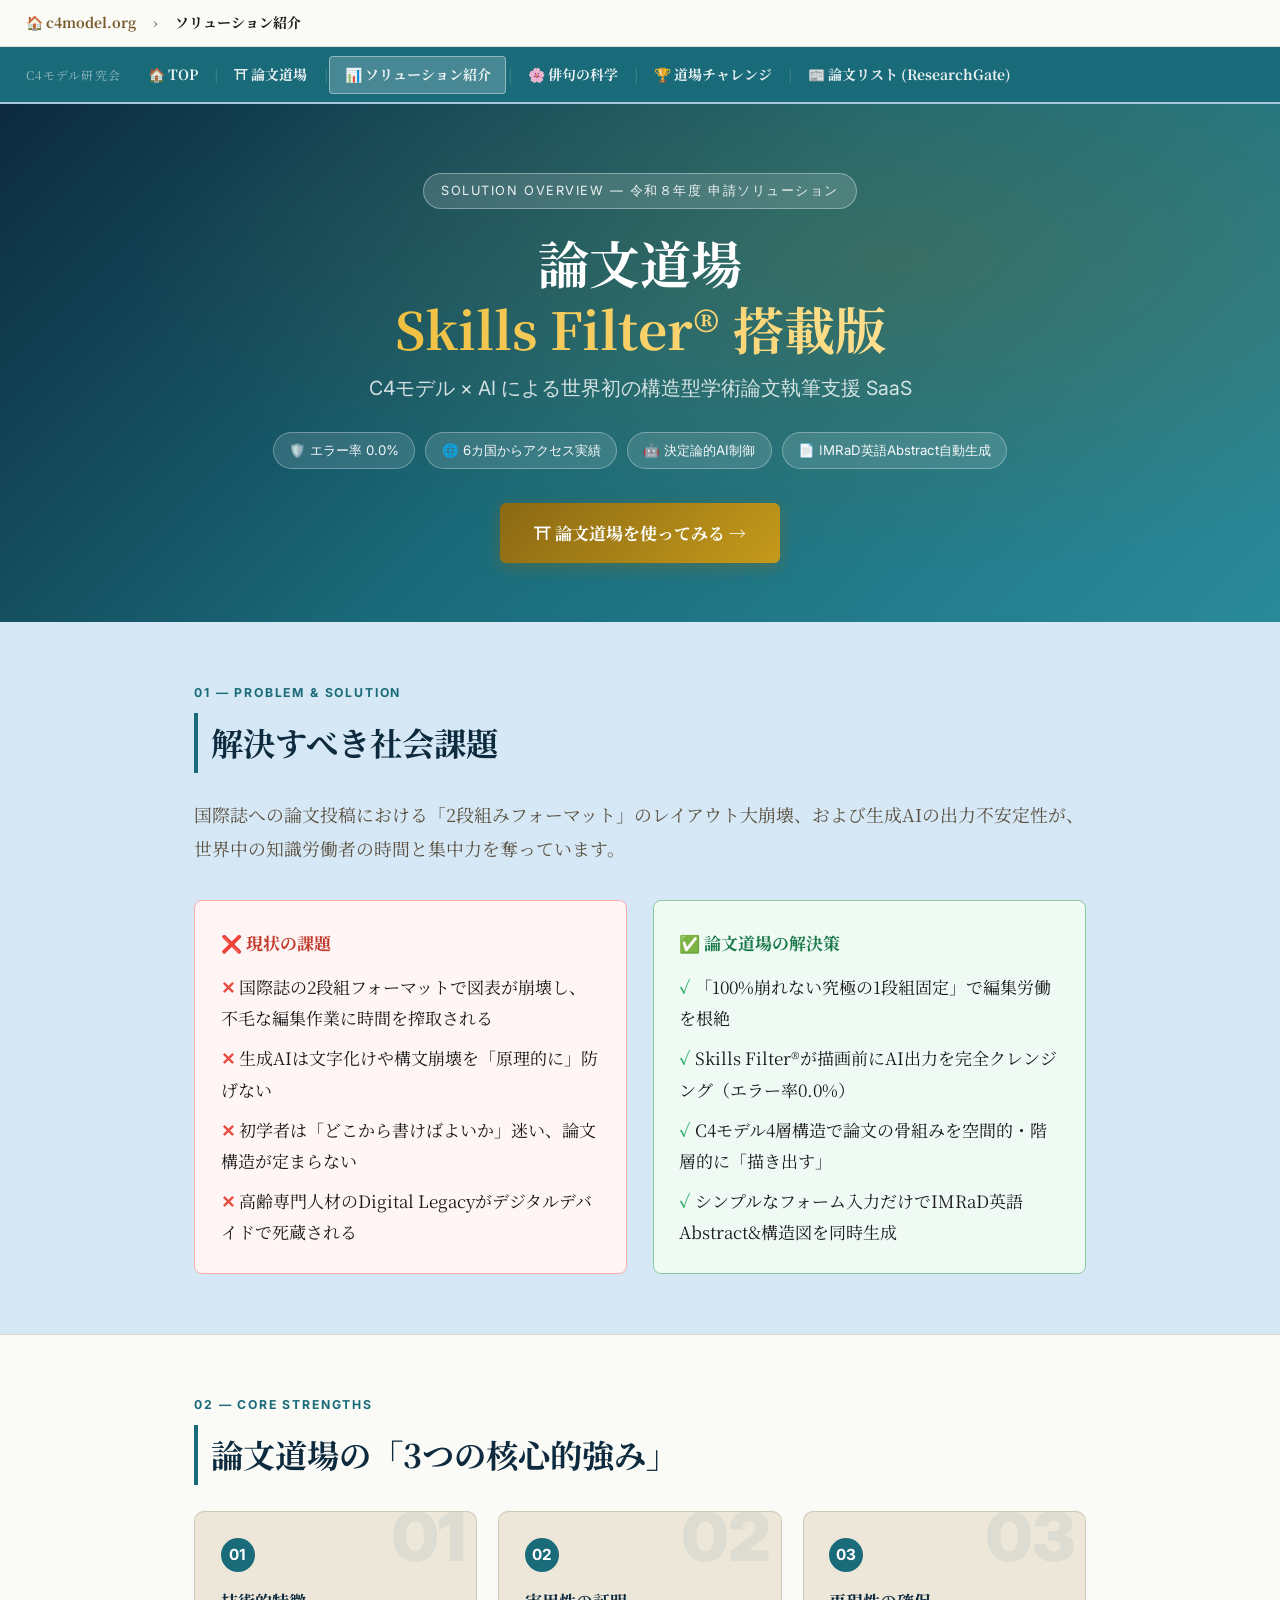
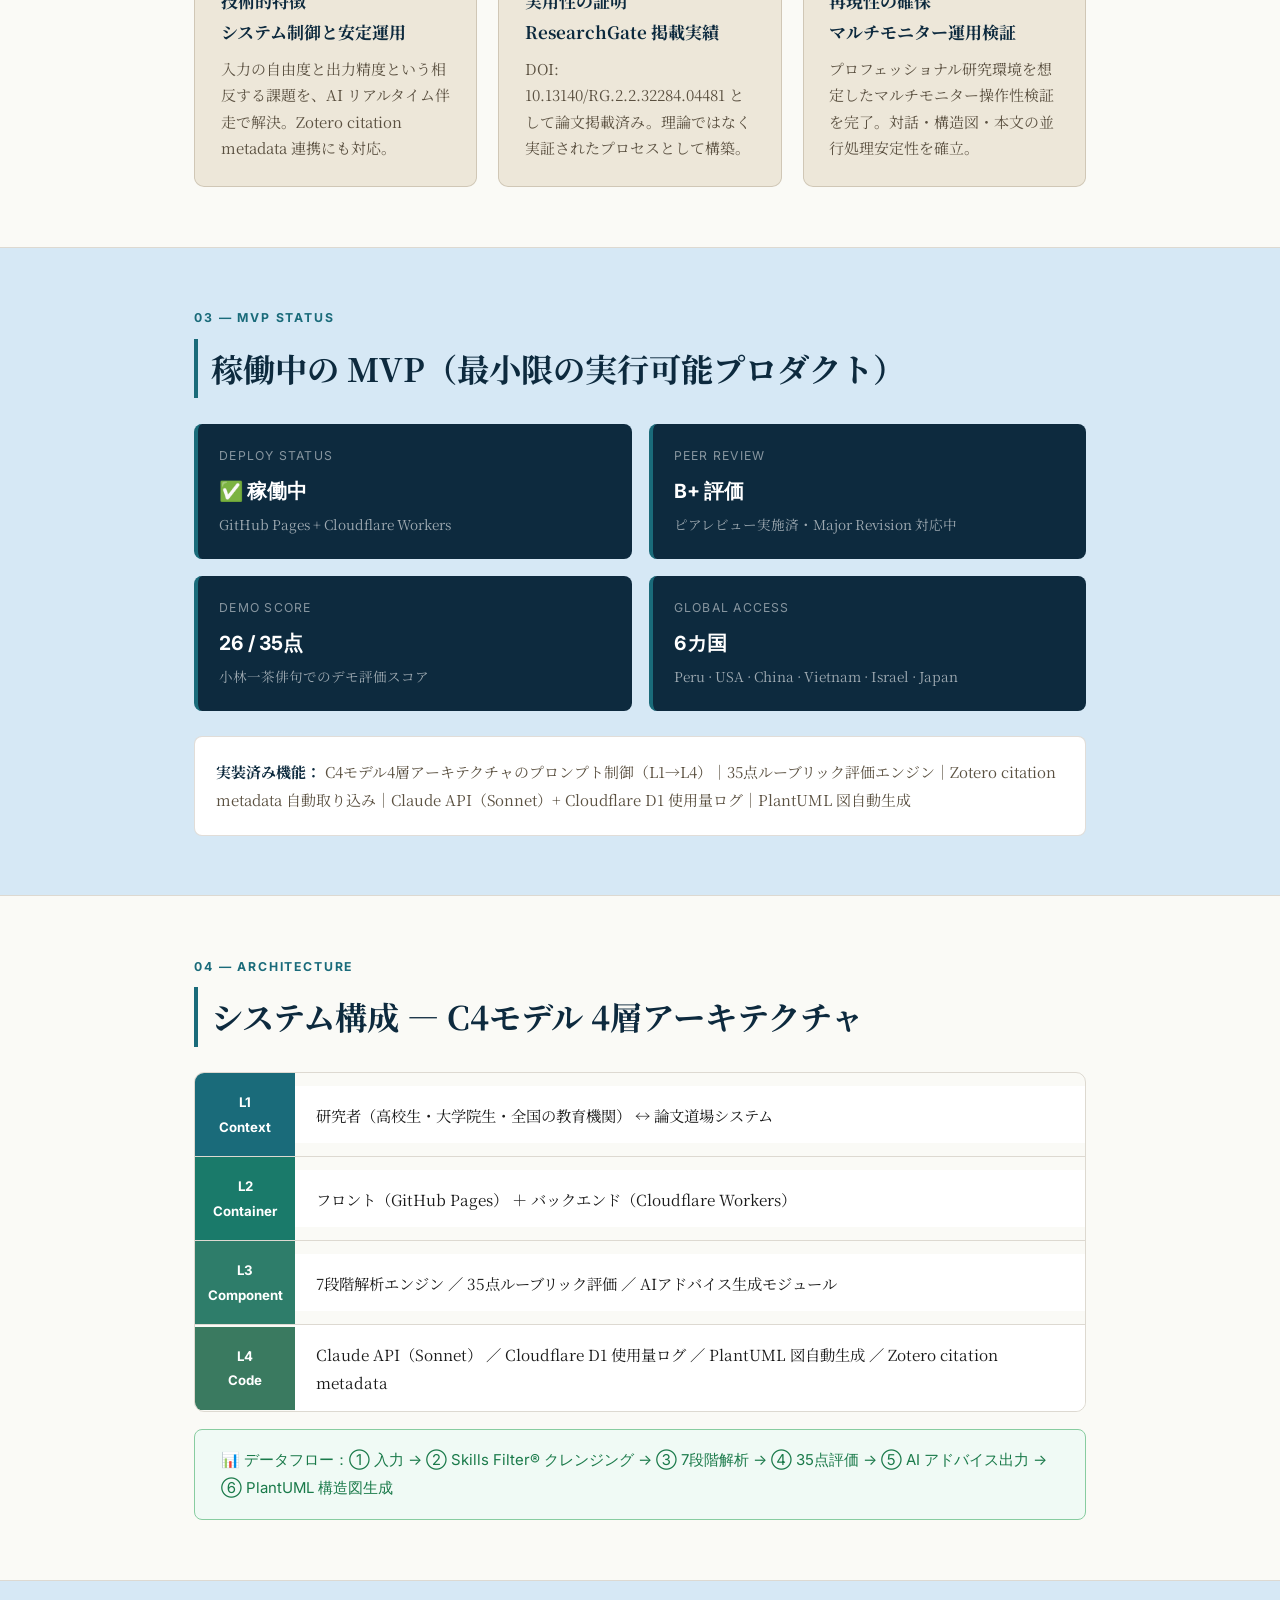
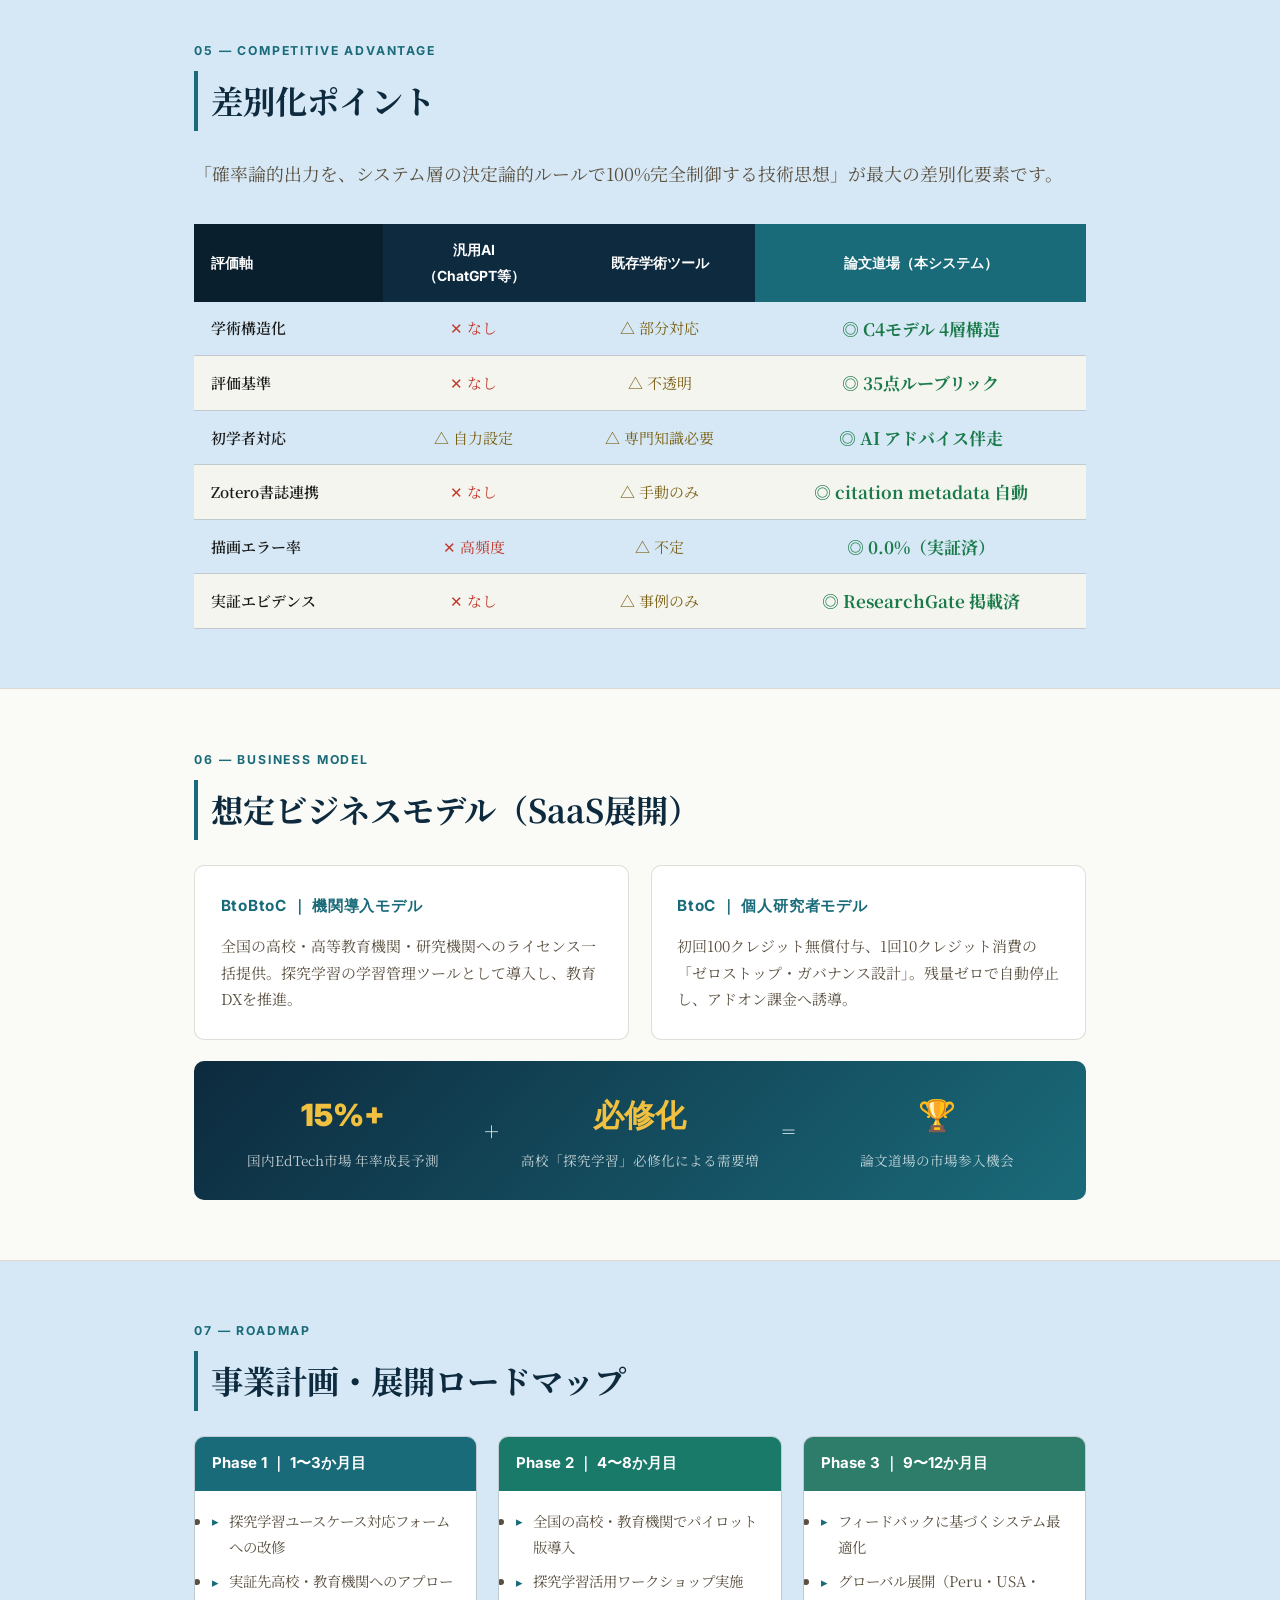
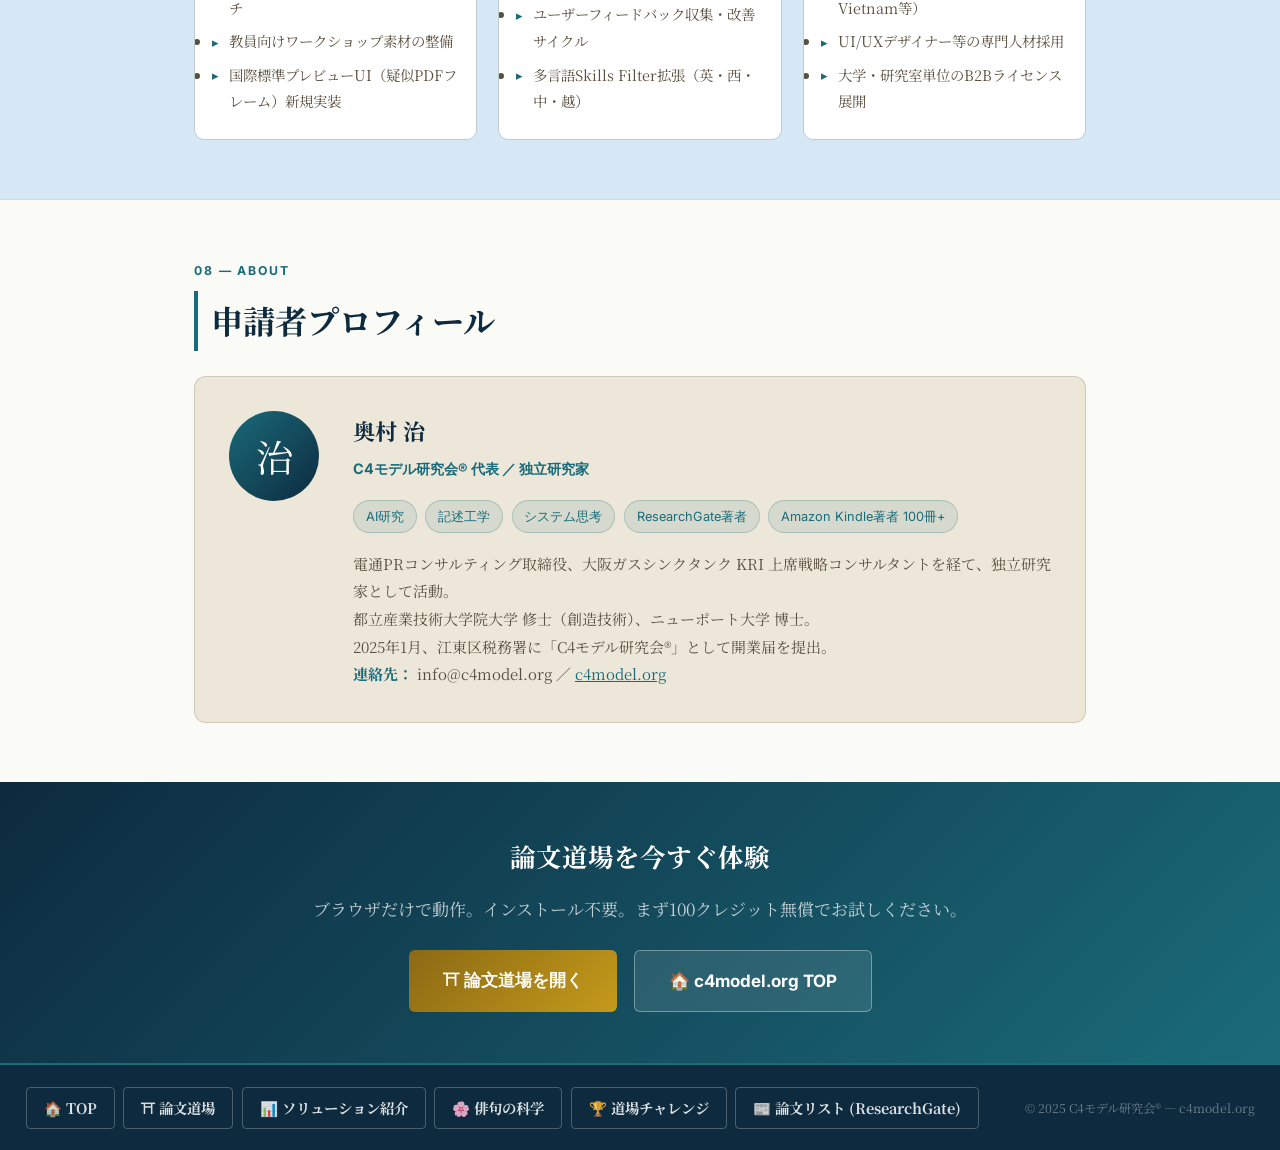
<file: pitch.html>
<!DOCTYPE html>
<html lang="ja">
<head>
  <meta charset="UTF-8" />
  <meta name="viewport" content="width=device-width, initial-scale=1.0" />
  <title>論文道場 — ソリューション紹介 | c4model.org</title>
  <meta name="description" content="論文道場（Skills Filter®搭載版）― C4モデル×AIで実現する、世界初の構造型学術論文執筆支援SaaS。エラー率0.0%の決定論的制御技術。" />
  <meta property="og:title" content="論文道場 — ソリューション紹介 | C4モデル研究会" />
  <meta property="og:description" content="Skills Filter®による決定論的AI制御で、エラー率0.0%を実証。東京発グローバル学術DX基盤。" />
  <meta property="og:type" content="website" />
  <link rel="preconnect" href="https://fonts.googleapis.com" />
  <link rel="stylesheet" href="https://fonts.googleapis.com/css2?family=Noto+Serif+JP:wght@400;700&family=Inter:wght@400;600;700&display=swap" />
  <style>
    *, *::before, *::after { box-sizing: border-box; margin: 0; padding: 0; }
    :root {
      --main-bg:    #FAFAF6;
      --main-text:  #1A1A1A;
      --muted:      #5A5040;
      --border:     rgba(90,70,40,0.18);
      --accent:     #7A5C2E;
      --gold:       #8B6914;
      --teal:       #1A6B7A;
      --teal-light: #D6E8F5;
      --dark-navy:  #0D2A3E;
      --card-bg:    #EDE7D9;
      --card-border:rgba(90,70,40,0.2);
    }
    html { scroll-behavior: smooth; font-size: 17px; }
    body {
      font-family: 'Noto Serif JP', Georgia, serif;
      color: var(--main-text);
      line-height: 1.85;
      background: var(--main-bg);
      min-height: 100vh;
      display: flex; flex-direction: column;
    }

    /* ===== TOP NAV ===== */
    .topnav {
      background: #FAFAF6;
      border-bottom: 1px solid var(--border);
      padding: 0.6rem 1.5rem;
      display: flex; align-items: center; gap: 1rem;
      font-size: 0.82rem;
      position: sticky; top: 0; z-index: 200;
    }
    .topnav a { color: var(--accent); font-weight: bold; text-decoration: none; }
    .topnav span { color: var(--muted); }

    /* ===== SITE NAV ===== */
    .site-nav {
      background: #1A6B7A;
      padding: 0.5rem 1.5rem;
      display: flex; align-items: center; gap: 0; flex-wrap: wrap;
      font-size: 0.82rem;
      border-bottom: 2px solid #A8C8E0;
      overflow-x: auto;
    }
    .site-nav-label {
      font-size: 0.7rem; letter-spacing: 0.1em;
      color: rgba(255,255,255,0.55); white-space: nowrap;
      margin-right: 0.75rem;
    }
    .site-nav a {
      display: inline-flex; align-items: center; gap: 0.3rem;
      color: rgba(255,255,255,0.9); font-weight: bold;
      padding: 0.3rem 0.85rem; border-radius: 4px;
      white-space: nowrap; transition: background 0.15s; text-decoration: none;
    }
    .site-nav a:hover { background: rgba(255,255,255,0.15); }
    .site-nav a.current {
      background: rgba(255,255,255,0.2);
      border: 1px solid rgba(255,255,255,0.4);
    }
    .nav-sep { color: rgba(255,255,255,0.25); margin: 0 0.1rem; }

    /* ===== HERO ===== */
    .hero {
      background: linear-gradient(135deg, #0D2A3E 0%, #1A6B7A 50%, #2A8A9A 100%);
      color: #fff;
      padding: 4rem 2rem 3.5rem;
      text-align: center;
      position: relative;
      overflow: hidden;
    }
    .hero::before {
      content: '';
      position: absolute; inset: 0;
      background: radial-gradient(ellipse at 70% 30%, rgba(139,105,20,0.25) 0%, transparent 60%);
    }
    .hero-badge {
      display: inline-block;
      background: rgba(255,255,255,0.15);
      border: 1px solid rgba(255,255,255,0.35);
      color: rgba(255,255,255,0.9);
      font-size: 0.75rem; letter-spacing: 0.12em;
      padding: 0.3rem 1rem; border-radius: 20px;
      margin-bottom: 1.2rem;
      font-family: 'Inter', sans-serif;
    }
    .hero h1 {
      font-size: clamp(1.8rem, 5vw, 3rem);
      font-weight: 700; line-height: 1.3;
      margin-bottom: 0.5rem;
    }
    .hero h1 em {
      font-style: normal;
      background: linear-gradient(90deg, #F0C040, #FFE090);
      -webkit-background-clip: text; -webkit-text-fill-color: transparent;
    }
    .hero-sub {
      font-size: clamp(0.95rem, 2vw, 1.15rem);
      color: rgba(255,255,255,0.8);
      margin-bottom: 1.5rem;
      font-family: 'Inter', sans-serif;
    }
    .hero-tags {
      display: flex; gap: 0.6rem; justify-content: center; flex-wrap: wrap;
      margin-bottom: 2rem;
    }
    .hero-tag {
      background: rgba(255,255,255,0.12);
      border: 1px solid rgba(255,255,255,0.3);
      color: rgba(255,255,255,0.95);
      padding: 0.3rem 0.9rem; border-radius: 20px;
      font-size: 0.78rem; font-family: 'Inter', sans-serif;
    }
    .hero-cta {
      display: inline-flex; align-items: center; gap: 0.5rem;
      background: linear-gradient(135deg, #8B6914, #C49A1A);
      color: #fff; font-weight: 700;
      padding: 0.85rem 2rem; border-radius: 6px;
      text-decoration: none; font-size: 1rem;
      transition: transform 0.2s, box-shadow 0.2s;
      box-shadow: 0 4px 16px rgba(139,105,20,0.4);
    }
    .hero-cta:hover { transform: translateY(-2px); box-shadow: 0 6px 24px rgba(139,105,20,0.5); }

    /* ===== MAIN ===== */
    main { flex: 1; }

    /* ===== SECTION COMMON ===== */
    .section {
      padding: 3.5rem 2rem;
      max-width: 960px; margin: 0 auto;
    }
    .section-label {
      font-family: 'Inter', sans-serif;
      font-size: 0.72rem; letter-spacing: 0.15em; text-transform: uppercase;
      color: var(--teal); font-weight: 700;
      margin-bottom: 0.5rem;
    }
    .section-title {
      font-size: clamp(1.3rem, 3vw, 1.9rem);
      font-weight: 700; color: var(--dark-navy);
      margin-bottom: 1.5rem;
      border-left: 4px solid var(--teal);
      padding-left: 0.75rem;
    }
    .section-lead {
      font-size: 1.05rem; color: var(--muted);
      margin-bottom: 2rem; line-height: 1.9;
    }
    .divider {
      border: none; border-top: 1px solid var(--border);
      margin: 0;
    }
    .section-alt { background: var(--teal-light); }
    .section-dark { background: var(--dark-navy); color: #fff; }
    .section-dark .section-title { color: #fff; border-color: #A8C8E0; }
    .section-dark .section-lead { color: rgba(255,255,255,0.75); }

    /* ===== PROBLEM / SOLUTION ===== */
    .prob-sol {
      display: grid; grid-template-columns: 1fr 1fr; gap: 1.5rem;
      margin-top: 1.5rem;
    }
    @media(max-width:640px){ .prob-sol { grid-template-columns: 1fr; } }
    .prob-card, .sol-card {
      border-radius: 8px; padding: 1.5rem;
    }
    .prob-card {
      background: #FFF5F5; border: 1px solid #FFAAAA;
    }
    .sol-card {
      background: #F0FAF5; border: 1px solid #88CCA0;
    }
    .prob-card h3 { color: #C0392B; margin-bottom: 0.75rem; font-size: 1rem; }
    .sol-card h3  { color: #1A7A4A; margin-bottom: 0.75rem; font-size: 1rem; }
    .prob-card ul, .sol-card ul {
      list-style: none; display: flex; flex-direction: column; gap: 0.5rem;
    }
    .prob-card li::before { content: '✕  '; color: #E74C3C; font-weight: bold; }
    .sol-card  li::before { content: '✓  '; color: #27AE60; font-weight: bold; }

    /* ===== 3 STRENGTHS ===== */
    .strengths {
      display: grid; grid-template-columns: repeat(3,1fr); gap: 1.25rem;
      margin-top: 1.5rem;
    }
    @media(max-width:700px){ .strengths { grid-template-columns: 1fr; } }
    .strength-card {
      background: var(--card-bg);
      border: 1px solid var(--card-border);
      border-radius: 10px; padding: 1.5rem;
      position: relative; overflow: hidden;
    }
    .strength-card::before {
      content: attr(data-num);
      position: absolute; top: -10px; right: 10px;
      font-size: 4rem; font-weight: 900; color: rgba(26,107,122,0.08);
      line-height: 1; font-family: 'Inter', sans-serif;
    }
    .strength-num {
      display: inline-block;
      background: var(--teal); color: #fff;
      border-radius: 50%; width: 2rem; height: 2rem;
      line-height: 2rem; text-align: center;
      font-size: 0.9rem; font-weight: 700; margin-bottom: 0.75rem;
      font-family: 'Inter', sans-serif;
    }
    .strength-card h3 { font-size: 1rem; color: var(--dark-navy); margin-bottom: 0.5rem; }
    .strength-card p  { font-size: 0.88rem; color: var(--muted); line-height: 1.75; }

    /* ===== MVP BADGES ===== */
    .mvp-grid {
      display: grid; grid-template-columns: repeat(2,1fr); gap: 1rem;
      margin-top: 1.5rem;
    }
    @media(max-width:540px){ .mvp-grid { grid-template-columns: 1fr; } }
    .mvp-item {
      background: var(--dark-navy);
      border-radius: 8px; padding: 1.25rem;
      border-left: 4px solid var(--teal);
    }
    .mvp-item-label {
      font-size: 0.72rem; color: rgba(255,255,255,0.5);
      letter-spacing: 0.1em; font-family: 'Inter', sans-serif;
      margin-bottom: 0.3rem;
    }
    .mvp-item-val {
      font-size: 1.15rem; font-weight: 700; color: #fff;
      font-family: 'Inter', sans-serif;
    }
    .mvp-item-sub { font-size: 0.8rem; color: rgba(255,255,255,0.6); margin-top: 0.2rem; }

    /* ===== C4 ARCH ===== */
    .arch-layers {
      display: flex; flex-direction: column; gap: 0; margin-top: 1.5rem;
      border: 1px solid var(--border); border-radius: 10px; overflow: hidden;
    }
    .arch-layer {
      display: grid; grid-template-columns: 100px 1fr;
      align-items: center;
    }
    .arch-layer:not(:last-child) { border-bottom: 1px solid var(--border); }
    .arch-layer-tag {
      background: var(--teal); color: #fff;
      font-size: 0.78rem; font-weight: 700; text-align: center;
      padding: 1rem 0.5rem;
      font-family: 'Inter', sans-serif;
    }
    .arch-layer:nth-child(2) .arch-layer-tag { background: #1A7A6A; }
    .arch-layer:nth-child(3) .arch-layer-tag { background: #2E7D6A; }
    .arch-layer:nth-child(4) .arch-layer-tag { background: #3A7A60; }
    .arch-layer-content {
      padding: 0.85rem 1.25rem;
      font-size: 0.9rem;
      background: #fff;
    }
    .arch-arrow {
      text-align: center; color: var(--teal); font-size: 1.5rem;
      padding: 0.5rem;
      background: #F5FAF8;
    }
    .arch-flow {
      background: #F0FAF5; border: 1px solid #88CCA0;
      border-radius: 8px; padding: 1rem 1.5rem;
      margin-top: 1rem; font-size: 0.88rem;
      font-family: 'Inter', sans-serif; color: #1A7A4A;
    }

    /* ===== COMPARISON TABLE ===== */
    .compare-wrap { overflow-x: auto; margin-top: 1.5rem; }
    table.compare {
      width: 100%; border-collapse: collapse;
      font-size: 0.88rem; min-width: 480px;
    }
    table.compare th {
      background: var(--dark-navy); color: #fff;
      padding: 0.75rem 1rem; text-align: center;
      font-family: 'Inter', sans-serif; font-size: 0.82rem;
    }
    table.compare th:first-child { text-align: left; background: #0A1F2E; }
    table.compare th.highlight { background: var(--teal); }
    table.compare td {
      padding: 0.65rem 1rem; text-align: center;
      border-bottom: 1px solid var(--border);
    }
    table.compare td:first-child { text-align: left; font-weight: 600; }
    table.compare tr:nth-child(even) td { background: #F5F5EF; }
    table.compare td.good { color: #1A7A4A; font-weight: 700; font-size: 1rem; }
    table.compare td.bad  { color: #C0392B; }
    table.compare td.mid  { color: #7A6014; }

    /* ===== ROADMAP ===== */
    .phases {
      display: grid; grid-template-columns: repeat(3,1fr); gap: 1.25rem;
      margin-top: 1.5rem;
    }
    @media(max-width:640px){ .phases { grid-template-columns: 1fr; } }
    .phase-card {
      border: 1px solid var(--border); border-radius: 10px; overflow: hidden;
    }
    .phase-header {
      background: var(--teal); color: #fff;
      padding: 0.75rem 1rem; font-weight: 700;
      font-family: 'Inter', sans-serif; font-size: 0.88rem;
    }
    .phase-body {
      padding: 1rem;
      font-size: 0.85rem; color: var(--muted);
      background: #fff;
    }
    .phase-body li { margin-bottom: 0.4rem; padding-left: 1rem; position: relative; }
    .phase-body li::before {
      content: '▸'; position: absolute; left: 0;
      color: var(--teal); font-size: 0.75rem; top: 0.1rem;
    }

    /* ===== BUSINESS MODEL ===== */
    .biz-grid {
      display: grid; grid-template-columns: 1fr 1fr; gap: 1.25rem;
      margin-top: 1.5rem;
    }
    @media(max-width:540px){ .biz-grid { grid-template-columns: 1fr; } }
    .biz-card {
      background: #fff; border: 1px solid var(--border);
      border-radius: 10px; padding: 1.5rem;
    }
    .biz-card h3 {
      color: var(--teal); font-size: 0.9rem; font-weight: 700;
      margin-bottom: 0.75rem; font-family: 'Inter', sans-serif;
      letter-spacing: 0.05em;
    }
    .biz-card p { font-size: 0.88rem; color: var(--muted); line-height: 1.8; }
    .biz-market {
      background: linear-gradient(135deg, #0D2A3E, #1A6B7A);
      border-radius: 10px; padding: 1.5rem;
      margin-top: 1.25rem; color: #fff;
      display: flex; gap: 1rem; align-items: center; flex-wrap: wrap;
    }
    .biz-market-item {
      flex: 1; min-width: 180px; text-align: center;
    }
    .biz-market-item .bm-val {
      font-size: 1.8rem; font-weight: 900; color: #F0C040;
      font-family: 'Inter', sans-serif; display: block;
    }
    .biz-market-item .bm-label {
      font-size: 0.8rem; color: rgba(255,255,255,0.75);
    }
    .biz-market .bm-plus {
      font-size: 2rem; color: rgba(255,255,255,0.4);
      font-family: 'Inter', sans-serif;
    }

    /* ===== PROFILE ===== */
    .profile-card {
      background: var(--card-bg);
      border: 1px solid var(--card-border);
      border-radius: 12px; padding: 2rem;
      display: grid; grid-template-columns: auto 1fr; gap: 2rem;
      align-items: start;
    }
    @media(max-width:540px){ .profile-card { grid-template-columns: 1fr; } }
    .profile-avatar {
      width: 90px; height: 90px; border-radius: 50%;
      background: linear-gradient(135deg, #1A6B7A, #0D2A3E);
      display: flex; align-items: center; justify-content: center;
      font-size: 2.2rem; color: #fff; flex-shrink: 0;
    }
    .profile-name {
      font-size: 1.3rem; font-weight: 700; color: var(--dark-navy);
      margin-bottom: 0.25rem;
    }
    .profile-role {
      font-size: 0.85rem; color: var(--teal); font-weight: 700;
      font-family: 'Inter', sans-serif; margin-bottom: 1rem;
    }
    .profile-tags { display: flex; flex-wrap: wrap; gap: 0.5rem; margin-bottom: 1rem; }
    .profile-tag {
      background: rgba(26,107,122,0.1); color: var(--teal);
      border: 1px solid rgba(26,107,122,0.25);
      padding: 0.2rem 0.7rem; border-radius: 20px;
      font-size: 0.75rem; font-family: 'Inter', sans-serif;
    }
    .profile-bio { font-size: 0.88rem; color: var(--muted); line-height: 1.85; }

    /* ===== CTA SECTION ===== */
    .cta-section {
      background: linear-gradient(135deg, #0D2A3E, #1A6B7A);
      padding: 3rem 2rem; text-align: center;
    }
    .cta-section h2 { color: #fff; font-size: 1.5rem; margin-bottom: 0.75rem; }
    .cta-section p { color: rgba(255,255,255,0.75); margin-bottom: 1.5rem; }
    .cta-btns { display: flex; gap: 1rem; justify-content: center; flex-wrap: wrap; }
    .cta-btn-primary {
      background: linear-gradient(135deg, #8B6914, #C49A1A);
      color: #fff; font-weight: 700; padding: 0.85rem 2rem;
      border-radius: 6px; text-decoration: none;
      transition: transform 0.2s; font-family: 'Inter', sans-serif;
    }
    .cta-btn-secondary {
      background: rgba(255,255,255,0.1);
      border: 1px solid rgba(255,255,255,0.35);
      color: #fff; font-weight: 700; padding: 0.85rem 2rem;
      border-radius: 6px; text-decoration: none;
      transition: background 0.2s; font-family: 'Inter', sans-serif;
    }
    .cta-btn-primary:hover  { transform: translateY(-2px); }
    .cta-btn-secondary:hover{ background: rgba(255,255,255,0.18); }

    /* ===== FOOTER ===== */
    .site-footer-nav {
      background: #0D2A3E;
      padding: 1.25rem 1.5rem;
      display: flex; align-items: center; justify-content: space-between;
      flex-wrap: wrap; gap: 0.75rem;
      border-top: 2px solid #1A6B7A; font-size: 0.85rem;
    }
    .site-footer-nav .footer-nav-links { display: flex; gap: 0.5rem; flex-wrap: wrap; }
    .site-footer-nav a {
      display: inline-flex; align-items: center; gap: 0.3rem;
      color: rgba(255,255,255,0.85); font-weight: bold;
      padding: 0.4rem 1rem;
      border: 1px solid rgba(255,255,255,0.25);
      border-radius: 4px; white-space: nowrap;
      transition: background 0.15s; text-decoration: none;
    }
    .site-footer-nav a:hover { background: rgba(255,255,255,0.12); }
    .footer-copy { font-size: 0.72rem; color: rgba(255,255,255,0.4); }

    /* ===== ANIMATIONS ===== */
    @keyframes fadeUp {
      from { opacity: 0; transform: translateY(20px); }
      to   { opacity: 1; transform: translateY(0); }
    }
    .fade-up { animation: fadeUp 0.6s ease both; }
    .delay-1 { animation-delay: 0.1s; }
    .delay-2 { animation-delay: 0.2s; }
    .delay-3 { animation-delay: 0.3s; }

    /* ===== BACK TO TOP ===== */
    #back-to-top {
      position: fixed; bottom: 2rem; right: 2rem; z-index: 999;
      background: var(--teal); color: #fff;
      border: none; border-radius: 50%;
      width: 3rem; height: 3rem;
      font-size: 1.3rem; cursor: pointer;
      box-shadow: 0 4px 16px rgba(0,0,0,0.25);
      opacity: 0; pointer-events: none;
      transition: opacity 0.3s, transform 0.3s;
      display: flex; align-items: center; justify-content: center;
    }
    #back-to-top.visible { opacity: 1; pointer-events: auto; }
    #back-to-top:hover { transform: translateY(-3px); background: #1A5A6A; }
  </style>
</head>
<body>

<!-- TOP NAV -->
<nav class="topnav">
  <a href="index.html">🏠 c4model.org</a>
  <span>›</span>
  <strong>ソリューション紹介</strong>
</nav>

<!-- SITE NAV -->
<nav class="site-nav">
  <span class="site-nav-label">C4モデル研究会</span>
  <a href="index.html">🏠 TOP</a>
  <span class="nav-sep">|</span>
  <a href="dojo.html">⛩ 論文道場</a>
  <span class="nav-sep">|</span>
  <a href="pitch.html" class="current">📊 ソリューション紹介</a>
  <span class="nav-sep">|</span>
  <a href="haiku-engineering.html">🌸 俳句の科学</a>
  <span class="nav-sep">|</span>
  <a href="dojo-challenge.html">🏆 道場チャレンジ</a>
  <span class="nav-sep">|</span>
  <a href="https://www.researchgate.net/profile/Osamu-Okumura-2" target="_blank" rel="noopener noreferrer">📰 論文リスト (ResearchGate)</a>
</nav>

<!-- HERO -->
<section class="hero">
  <div style="position:relative; z-index:1;">
    <p class="hero-badge fade-up">SOLUTION OVERVIEW — 令和８年度 申請ソリューション</p>
    <h1 class="fade-up delay-1">論文道場<br><em>Skills Filter® 搭載版</em></h1>
    <p class="hero-sub fade-up delay-2">C4モデル × AI による世界初の構造型学術論文執筆支援 SaaS</p>
    <div class="hero-tags fade-up delay-2">
      <span class="hero-tag">🛡️ エラー率 0.0%</span>
      <span class="hero-tag">🌐 6カ国からアクセス実績</span>
      <span class="hero-tag">🤖 決定論的AI制御</span>
      <span class="hero-tag">📄 IMRaD英語Abstract自動生成</span>
    </div>
    <a href="dojo.html" class="hero-cta fade-up delay-3">
      ⛩ 論文道場を使ってみる →
    </a>
  </div>
</section>

<main>

<!-- ①　課題と解決策 -->
<div class="section-alt">
<div class="section">
  <p class="section-label">01 — Problem &amp; Solution</p>
  <h2 class="section-title">解決すべき社会課題</h2>
  <p class="section-lead">国際誌への論文投稿における「2段組みフォーマット」のレイアウト大崩壊、および生成AIの出力不安定性が、世界中の知識労働者の時間と集中力を奪っています。</p>
  <div class="prob-sol">
    <div class="prob-card">
      <h3>❌ 現状の課題</h3>
      <ul>
        <li>国際誌の2段組フォーマットで図表が崩壊し、不毛な編集作業に時間を搾取される</li>
        <li>生成AIは文字化けや構文崩壊を「原理的に」防げない</li>
        <li>初学者は「どこから書けばよいか」迷い、論文構造が定まらない</li>
        <li>高齢専門人材のDigital Legacyがデジタルデバイドで死蔵される</li>
      </ul>
    </div>
    <div class="sol-card">
      <h3>✅ 論文道場の解決策</h3>
      <ul>
        <li>「100%崩れない究極の1段組固定」で編集労働を根絶</li>
        <li>Skills Filter®が描画前にAI出力を完全クレンジング（エラー率0.0%）</li>
        <li>C4モデル4層構造で論文の骨組みを空間的・階層的に「描き出す」</li>
        <li>シンプルなフォーム入力だけでIMRaD英語Abstract&amp;構造図を同時生成</li>
      </ul>
    </div>
  </div>
</div>
</div>

<hr class="divider" />

<!-- ② 3つの強み -->
<div class="section">
  <p class="section-label">02 — Core Strengths</p>
  <h2 class="section-title">論文道場の「3つの核心的強み」</h2>
  <div class="strengths">
    <div class="strength-card" data-num="01">
      <div class="strength-num">01</div>
      <h3>技術的特徴<br>システム制御と安定運用</h3>
      <p>入力の自由度と出力精度という相反する課題を、AI リアルタイム伴走で解決。Zotero citation metadata 連携にも対応。</p>
    </div>
    <div class="strength-card" data-num="02">
      <div class="strength-num">02</div>
      <h3>実用性の証明<br>ResearchGate 掲載実績</h3>
      <p>DOI: 10.13140/RG.2.2.32284.04481 として論文掲載済み。理論ではなく実証されたプロセスとして構築。</p>
    </div>
    <div class="strength-card" data-num="03">
      <div class="strength-num">03</div>
      <h3>再現性の確保<br>マルチモニター運用検証</h3>
      <p>プロフェッショナル研究環境を想定したマルチモニター操作性検証を完了。対話・構造図・本文の並行処理安定性を確立。</p>
    </div>
  </div>
</div>

<hr class="divider" />

<!-- ③ MVP実績 -->
<div class="section-alt">
<div class="section">
  <p class="section-label">03 — MVP Status</p>
  <h2 class="section-title">稼働中の MVP（最小限の実行可能プロダクト）</h2>
  <div class="mvp-grid">
    <div class="mvp-item">
      <div class="mvp-item-label">DEPLOY STATUS</div>
      <div class="mvp-item-val">✅ 稼働中</div>
      <div class="mvp-item-sub">GitHub Pages + Cloudflare Workers</div>
    </div>
    <div class="mvp-item">
      <div class="mvp-item-label">PEER REVIEW</div>
      <div class="mvp-item-val">B+ 評価</div>
      <div class="mvp-item-sub">ピアレビュー実施済・Major Revision 対応中</div>
    </div>
    <div class="mvp-item">
      <div class="mvp-item-label">DEMO SCORE</div>
      <div class="mvp-item-val">26 / 35点</div>
      <div class="mvp-item-sub">小林一茶俳句でのデモ評価スコア</div>
    </div>
    <div class="mvp-item">
      <div class="mvp-item-label">GLOBAL ACCESS</div>
      <div class="mvp-item-val">6カ国</div>
      <div class="mvp-item-sub">Peru · USA · China · Vietnam · Israel · Japan</div>
    </div>
  </div>
  <div style="margin-top:1.5rem; padding:1.25rem; background:#fff; border:1px solid var(--border); border-radius:8px; font-size:0.88rem; color:var(--muted);">
    <strong style="color:var(--dark-navy);">実装済み機能：</strong>
    C4モデル4層アーキテクチャのプロンプト制御（L1→L4）｜35点ルーブリック評価エンジン｜Zotero citation metadata 自動取り込み｜Claude API（Sonnet）+ Cloudflare D1 使用量ログ｜PlantUML 図自動生成
  </div>
</div>
</div>

<hr class="divider" />

<!-- ④ システム構成 -->
<div class="section">
  <p class="section-label">04 — Architecture</p>
  <h2 class="section-title">システム構成 — C4モデル 4層アーキテクチャ</h2>
  <div class="arch-layers">
    <div class="arch-layer">
      <div class="arch-layer-tag">L1<br>Context</div>
      <div class="arch-layer-content">研究者（高校生・大学院生・全国の教育機関） ↔ 論文道場システム</div>
    </div>
    <div class="arch-layer">
      <div class="arch-layer-tag">L2<br>Container</div>
      <div class="arch-layer-content">フロント（GitHub Pages） ＋ バックエンド（Cloudflare Workers）</div>
    </div>
    <div class="arch-layer">
      <div class="arch-layer-tag">L3<br>Component</div>
      <div class="arch-layer-content">7段階解析エンジン ／ 35点ルーブリック評価 ／ AIアドバイス生成モジュール</div>
    </div>
    <div class="arch-layer">
      <div class="arch-layer-tag">L4<br>Code</div>
      <div class="arch-layer-content">Claude API（Sonnet） ／ Cloudflare D1 使用量ログ ／ PlantUML 図自動生成 ／ Zotero citation metadata</div>
    </div>
  </div>
  <div class="arch-flow">
    📊 データフロー：① 入力 → ② Skills Filter® クレンジング → ③ 7段階解析 → ④ 35点評価 → ⑤ AI アドバイス出力 → ⑥ PlantUML 構造図生成
  </div>
</div>

<hr class="divider" />

<!-- ⑤ 差別化比較 -->
<div class="section-alt">
<div class="section">
  <p class="section-label">05 — Competitive Advantage</p>
  <h2 class="section-title">差別化ポイント</h2>
  <p class="section-lead">「確率論的出力を、システム層の決定論的ルールで100%完全制御する技術思想」が最大の差別化要素です。</p>
  <div class="compare-wrap">
    <table class="compare">
      <thead>
        <tr>
          <th>評価軸</th>
          <th>汎用AI<br>（ChatGPT等）</th>
          <th>既存学術ツール</th>
          <th class="highlight">論文道場（本システム）</th>
        </tr>
      </thead>
      <tbody>
        <tr>
          <td>学術構造化</td>
          <td class="bad">✕ なし</td>
          <td class="mid">△ 部分対応</td>
          <td class="good">◎ C4モデル 4層構造</td>
        </tr>
        <tr>
          <td>評価基準</td>
          <td class="bad">✕ なし</td>
          <td class="mid">△ 不透明</td>
          <td class="good">◎ 35点ルーブリック</td>
        </tr>
        <tr>
          <td>初学者対応</td>
          <td class="mid">△ 自力設定</td>
          <td class="mid">△ 専門知識必要</td>
          <td class="good">◎ AI アドバイス伴走</td>
        </tr>
        <tr>
          <td>Zotero書誌連携</td>
          <td class="bad">✕ なし</td>
          <td class="mid">△ 手動のみ</td>
          <td class="good">◎ citation metadata 自動</td>
        </tr>
        <tr>
          <td>描画エラー率</td>
          <td class="bad">✕ 高頻度</td>
          <td class="mid">△ 不定</td>
          <td class="good">◎ 0.0%（実証済）</td>
        </tr>
        <tr>
          <td>実証エビデンス</td>
          <td class="bad">✕ なし</td>
          <td class="mid">△ 事例のみ</td>
          <td class="good">◎ ResearchGate 掲載済</td>
        </tr>
      </tbody>
    </table>
  </div>
</div>
</div>

<hr class="divider" />

<!-- ⑥ ビジネスモデル -->
<div class="section">
  <p class="section-label">06 — Business Model</p>
  <h2 class="section-title">想定ビジネスモデル（SaaS展開）</h2>
  <div class="biz-grid">
    <div class="biz-card">
      <h3>BtoBtoC ｜ 機関導入モデル</h3>
      <p>全国の高校・高等教育機関・研究機関へのライセンス一括提供。探究学習の学習管理ツールとして導入し、教育DXを推進。</p>
    </div>
    <div class="biz-card">
      <h3>BtoC ｜ 個人研究者モデル</h3>
      <p>初回100クレジット無償付与、1回10クレジット消費の「ゼロストップ・ガバナンス設計」。残量ゼロで自動停止し、アドオン課金へ誘導。</p>
    </div>
  </div>
  <div class="biz-market">
    <div class="biz-market-item">
      <span class="bm-val">15%+</span>
      <span class="bm-label">国内EdTech市場 年率成長予測</span>
    </div>
    <div class="biz-plus">＋</div>
    <div class="biz-market-item">
      <span class="bm-val">必修化</span>
      <span class="bm-label">高校「探究学習」必修化による需要増</span>
    </div>
    <div class="biz-plus">＝</div>
    <div class="biz-market-item">
      <span class="bm-val">🏆</span>
      <span class="bm-label">論文道場の市場参入機会</span>
    </div>
  </div>
</div>

<hr class="divider" />

<!-- ⑦ ロードマップ -->
<div class="section-alt">
<div class="section">
  <p class="section-label">07 — Roadmap</p>
  <h2 class="section-title">事業計画・展開ロードマップ</h2>
  <div class="phases">
    <div class="phase-card">
      <div class="phase-header">Phase 1 ｜ 1〜3か月目</div>
      <div class="phase-body">
        <ul>
          <li>探究学習ユースケース対応フォームへの改修</li>
          <li>実証先高校・教育機関へのアプローチ</li>
          <li>教員向けワークショップ素材の整備</li>
          <li>国際標準プレビューUI（疑似PDFフレーム）新規実装</li>
        </ul>
      </div>
    </div>
    <div class="phase-card">
      <div class="phase-header" style="background:#1A7A6A;">Phase 2 ｜ 4〜8か月目</div>
      <div class="phase-body">
        <ul>
          <li>全国の高校・教育機関でパイロット版導入</li>
          <li>探究学習活用ワークショップ実施</li>
          <li>ユーザーフィードバック収集・改善サイクル</li>
          <li>多言語Skills Filter拡張（英・西・中・越）</li>
        </ul>
      </div>
    </div>
    <div class="phase-card">
      <div class="phase-header" style="background:#2E7D6A;">Phase 3 ｜ 9〜12か月目</div>
      <div class="phase-body">
        <ul>
          <li>フィードバックに基づくシステム最適化</li>
          <li>グローバル展開（Peru・USA・Vietnam等）</li>
          <li>UI/UXデザイナー等の専門人材採用</li>
          <li>大学・研究室単位のB2Bライセンス展開</li>
        </ul>
      </div>
    </div>
  </div>
</div>
</div>

<hr class="divider" />

<!-- ⑧ プロフィール -->
<div class="section">
  <p class="section-label">08 — About</p>
  <h2 class="section-title">申請者プロフィール</h2>
  <div class="profile-card">
    <div class="profile-avatar">治</div>
    <div>
      <div class="profile-name">奥村 治</div>
      <div class="profile-role">C4モデル研究会® 代表 ／ 独立研究家</div>
      <div class="profile-tags">
        <span class="profile-tag">AI研究</span>
        <span class="profile-tag">記述工学</span>
        <span class="profile-tag">システム思考</span>
        <span class="profile-tag">ResearchGate著者</span>
        <span class="profile-tag">Amazon Kindle著者 100冊+</span>
      </div>
      <div class="profile-bio">
        電通PRコンサルティング取締役、大阪ガスシンクタンク KRI 上席戦略コンサルタントを経て、独立研究家として活動。<br>
        都立産業技術大学院大学 修士（創造技術）、ニューポート大学 博士。<br>
        2025年1月、江東区税務署に「C4モデル研究会®」として開業届を提出。<br>
        <strong style="color:var(--teal);">連絡先：</strong> info@c4model.org ／ <a href="index.html" style="color:var(--teal);">c4model.org</a>
      </div>
    </div>
  </div>
</div>

</main>

<!-- CTA -->
<section class="cta-section">
  <h2>論文道場を今すぐ体験</h2>
  <p>ブラウザだけで動作。インストール不要。まず100クレジット無償でお試しください。</p>
  <div class="cta-btns">
    <a href="dojo.html" class="cta-btn-primary">⛩ 論文道場を開く</a>
    <a href="index.html" class="cta-btn-secondary">🏠 c4model.org TOP</a>
  </div>
</section>

<!-- FOOTER -->
<footer class="site-footer-nav">
  <div class="footer-nav-links">
    <a href="index.html">🏠 TOP</a>
    <a href="dojo.html">⛩ 論文道場</a>
    <a href="pitch.html" class="current">📊 ソリューション紹介</a>
    <a href="haiku-engineering.html">🌸 俳句の科学</a>
    <a href="dojo-challenge.html">🏆 道場チャレンジ</a>
    <a href="https://www.researchgate.net/profile/Osamu-Okumura-2" target="_blank" rel="noopener noreferrer">📰 論文リスト (ResearchGate)</a>
  </div>
  <div class="footer-copy">© 2025 C4モデル研究会® — c4model.org</div>
</footer>

<!-- BACK TO TOP BUTTON -->
<button id="back-to-top" title="ページトップへ戻る" onclick="window.scrollTo({top:0,behavior:'smooth'})">↑</button>

<script>
  // Back to Top: 300px以上スクロールで表示
  var btn = document.getElementById('back-to-top');
  window.addEventListener('scroll', function() {
    if (window.scrollY > 300) { btn.classList.add('visible'); }
    else { btn.classList.remove('visible'); }
  });
</script>

</body>
</html>
</file>
